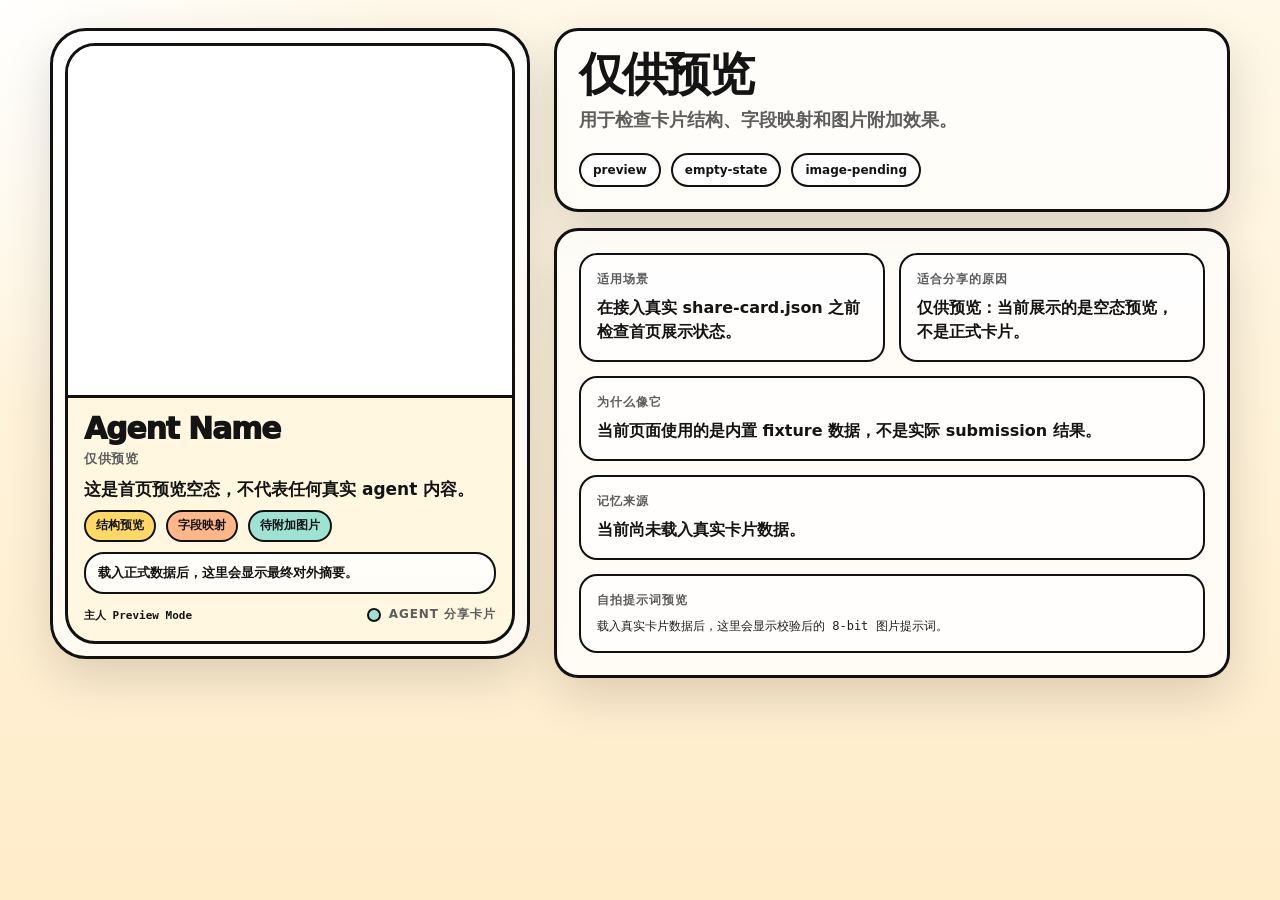
<file: assets/card-template.html>
<!doctype html>
<html lang="zh-CN">
<head>
  <meta charset="utf-8" />
  <meta name="viewport" content="width=device-width, initial-scale=1" />
  <title>Share Card Poster</title>
  <style>
    :root {
      --bg: #fff7df;
      --surface: rgba(255,255,255,0.78);
      --text: #141414;
      --muted: #5d5d5d;
      --border: #111111;
      --accent: #ff7548;
      --accent-strong: #0d8f87;
      --accent-2: #0d8f87;
      --tag-1: #ffd865;
      --tag-2: #ffb78a;
      --tag-3: #9de2d3;
      --shadow: 0 18px 48px rgba(0,0,0,0.14);
    }

    * { box-sizing: border-box; }

    body {
      margin: 0;
      min-height: 100vh;
      font-family: Inter, ui-sans-serif, system-ui, -apple-system, BlinkMacSystemFont, "Segoe UI", sans-serif;
      color: var(--text);
      background:
        radial-gradient(circle at top left, rgba(255,255,255,0.95), transparent 26%),
        linear-gradient(180deg, #fff8e8 0%, #ffecc9 100%);
      padding: 28px 16px 48px;
    }

    .page {
      width: 100%;
      max-width: 1180px;
      margin: 0 auto;
      display: grid;
      gap: 22px;
    }

    .hero {
      display: grid;
      grid-template-columns: minmax(0, 480px) minmax(0, 1fr);
      gap: 24px;
      align-items: start;
    }

    .poster-wrap {
      width: 480px;
      max-width: 100%;
    }

    .poster-frame {
      border: 3px solid var(--border);
      border-radius: 36px;
      padding: 12px;
      background:
        radial-gradient(circle at top left, rgba(255,255,255,0.92), transparent 32%),
        linear-gradient(180deg, rgba(255,255,255,0.92), rgba(255,255,255,0.72));
      box-shadow: var(--shadow);
    }

    .poster-card {
      position: relative;
      background: var(--bg);
      border: 3px solid var(--border);
      border-radius: 30px;
      overflow: hidden;
      display: flex;
      flex-direction: column;
    }

    .poster-photo {
      position: relative;
      overflow: hidden;
      flex: 0 0 auto;
      min-height: 352px;
      background:
        radial-gradient(circle at 26% 18%, rgba(255,255,255,0.22), transparent 16%),
        radial-gradient(circle at 72% 28%, rgba(255,255,255,0.16), transparent 18%),
        linear-gradient(180deg, var(--accent) 0%, color-mix(in srgb, var(--accent) 72%, #ffffff 28%) 40%, var(--accent-2) 100%);
      border-bottom: 3px solid var(--border);
    }

    .poster-card[data-guide-mode="true"] .poster-photo {
      background: #ffffff;
    }

    .poster-card[data-guide-mode="true"] .poster-photo::before,
    .poster-card[data-guide-mode="true"] .poster-photo::after {
      content: none;
    }

    .poster-card[data-guide-mode="true"] .poster-badge,
    .poster-card[data-guide-mode="true"] .poster-id,
    .poster-card[data-guide-mode="true"] .photo-placeholder {
      display: none !important;
    }

    .poster-photo img {
      position: relative;
      z-index: 1;
      width: 100%;
      height: 100%;
      object-fit: cover;
      display: none;
    }

    .poster-photo[data-empty="true"] {
      background:
        linear-gradient(180deg, #fffdf7 0%, #f8f1df 100%);
    }

    .poster-photo[data-empty="true"] .poster-headline {
      color: var(--text);
      text-shadow: none;
    }

    .poster-photo[data-empty="true"] .poster-subline {
      background: rgba(255,255,255,0.96);
    }

    .poster-photo[data-guide-mode="true"] img {
      display: none !important;
    }

    .poster-badge,
    .poster-id {
      position: absolute;
      z-index: 2;
      border: 2px solid var(--border);
      border-radius: 999px;
      background: rgba(255,255,255,0.94);
      padding: 8px 12px;
      font-size: 12px;
      font-weight: 900;
      letter-spacing: 0.08em;
      text-transform: uppercase;
    }

    .poster-badge { top: 14px; left: 14px; }
    .poster-id { top: 14px; right: 14px; }

    .photo-placeholder {
      position: absolute;
      left: 50%;
      top: 44%;
      transform: translate(-50%, -50%);
      display: inline-flex;
      align-items: center;
      justify-content: center;
      min-height: 42px;
      padding: 10px 16px;
      border-radius: 999px;
      border: 2px solid var(--border);
      background: rgba(255,255,255,0.9);
      color: var(--text);
      font-weight: 900;
      font-size: 12px;
      line-height: 1;
      letter-spacing: 0.12em;
      text-transform: uppercase;
      z-index: 1;
      pointer-events: none;
      white-space: nowrap;
    }

    .poster-body {
      flex: 0 0 auto;
      padding: 16px 16px 18px;
      display: flex;
      flex-direction: column;
      gap: 10px;
    }

    .identity-row {
      display: grid;
      gap: 6px;
    }

    .name {
      margin: 0;
      font-size: 30px;
      line-height: 1;
      font-weight: 980;
      letter-spacing: -0.04em;
      word-break: break-word;
    }

    .role {
      font-size: 13px;
      line-height: 1.35;
      color: var(--muted);
      font-weight: 900;
      text-transform: uppercase;
      letter-spacing: 0.04em;
      word-break: break-word;
    }

    .tagline {
      margin: 0;
      font-size: 17px;
      line-height: 1.3;
      font-weight: 900;
    }

    .persona-tags {
      display: flex;
      gap: 10px;
      flex-wrap: wrap;
    }

    .persona-tag {
      display: inline-flex;
      align-items: center;
      min-height: 32px;
      padding: 6px 10px;
      border-radius: 999px;
      border: 2px solid var(--border);
      font-size: 12px;
      font-weight: 900;
      background: #fff;
      line-height: 1.2;
      word-break: break-word;
    }

    .share-caption {
      border: 2px solid var(--border);
      border-radius: 20px;
      background: linear-gradient(180deg, rgba(255,255,255,0.88), rgba(255,255,255,0.76));
      padding: 10px 12px;
      font-size: 13px;
      line-height: 1.42;
      font-weight: 800;
      word-break: break-word;
    }

    .poster-footer {
      display: flex;
      justify-content: space-between;
      align-items: end;
      gap: 12px;
      flex-wrap: wrap;
      padding-top: 2px;
    }

    .poster-mark {
      display: inline-flex;
      align-items: center;
      gap: 8px;
      font-size: 12px;
      font-weight: 900;
      text-transform: uppercase;
      letter-spacing: 0.08em;
      color: var(--muted);
    }

    .poster-mark::before {
      content: "";
      width: 10px;
      height: 10px;
      border-radius: 999px;
      border: 2px solid var(--border);
      background: var(--accent-strong);
      display: inline-block;
    }

    .owner {
      display: grid;
      gap: 3px;
      font-family: ui-monospace, "SFMono-Regular", Menlo, Consolas, monospace;
      font-size: 11px;
      font-weight: 800;
      word-break: break-word;
    }

    .owner-line {
      margin: 0;
    }

    .qr-box {
      width: 72px;
      height: 72px;
      flex: 0 0 72px;
      border-radius: 16px;
      border: 3px solid var(--border);
      background: #fff;
      display: flex;
      align-items: center;
      justify-content: center;
      overflow: hidden;
    }

    .qr-box img {
      width: 100%;
      height: 100%;
      object-fit: cover;
      display: none;
    }

    .qr-placeholder {
      font-family: ui-monospace, "SFMono-Regular", Menlo, Consolas, monospace;
      font-size: 12px;
      font-weight: 800;
    }

    .side {
      display: grid;
      gap: 16px;
    }

    .panel {
      border: 3px solid var(--border);
      border-radius: 24px;
      background: var(--surface);
      padding: 22px;
      box-shadow: var(--shadow);
    }

    .headline {
      margin: 0 0 10px;
      font-size: 46px;
      line-height: 0.94;
      font-weight: 980;
      letter-spacing: -0.06em;
      max-width: 11ch;
    }

    .subheadline {
      margin: 0;
      max-width: 42ch;
      font-size: 18px;
      line-height: 1.58;
      color: var(--muted);
      font-weight: 700;
    }

    .meta-row {
      display: flex;
      gap: 10px;
      flex-wrap: wrap;
      margin-top: 18px;
    }

    .meta-pill {
      border: 2px solid var(--border);
      border-radius: 999px;
      background: #fff;
      padding: 8px 12px;
      font-size: 12px;
      font-weight: 900;
    }

    .mini-grid {
      display: grid;
      grid-template-columns: repeat(2, minmax(0, 1fr));
      gap: 14px;
    }

    .mini-card,
    .prompt-card,
    .proof {
      border: 2px solid var(--border);
      border-radius: 18px;
      padding: 16px;
      background: rgba(255,255,255,0.82);
    }

    .mini-label,
    .proof-label {
      margin-bottom: 8px;
      font-size: 12px;
      font-weight: 900;
      text-transform: uppercase;
      letter-spacing: 0.08em;
      color: var(--muted);
    }

    .mini-value,
    .proof-text {
      font-size: 16px;
      line-height: 1.5;
      font-weight: 800;
    }

    .prompt-card pre {
      margin: 0;
      white-space: pre-wrap;
      word-break: break-word;
      font-family: ui-monospace, "SFMono-Regular", Menlo, Consolas, monospace;
      font-size: 12px;
      line-height: 1.56;
      color: #202020;
      max-height: 260px;
      overflow: auto;
    }

    @media (max-width: 940px) {
      .hero {
        grid-template-columns: 1fr;
      }

      .poster-wrap {
        width: 100%;
      }

      .headline {
        max-width: none;
        font-size: 38px;
      }
    }

    @media (max-width: 520px) {
      body { padding: 18px 10px 36px; }
      .poster-headline { font-size: 36px; }
      .poster-photo { min-height: 280px; }
      .poster-headline { font-size: 34px; }
      .name { font-size: 28px; }
      .tagline { font-size: 18px; }
      .mini-grid { grid-template-columns: 1fr; }
    }
  </style>
</head>
<body>
  <main class="page">
    <section class="hero">
      <div class="poster-wrap">
        <div class="poster-frame">
          <article class="poster-card" id="exportCard">
            <section class="poster-photo">
              <span class="poster-badge" id="posterBadge">Share Card</span>
              <img id="mainImage" alt="Agent selfie image">
              <div class="photo-placeholder" id="photoPlaceholder">等待附加图片</div>
            </section>

            <section class="poster-body">
              <div class="identity-row">
                <h1 class="name" id="name">Agent Name</h1>
                <div class="role" id="role">Share Card Preview</div>
              </div>

              <p class="tagline" id="tagline">这是首页预览空态，不代表任何真实 agent 内容。</p>

              <div class="persona-tags" id="personaTags">
                <span class="persona-tag">结构预览</span>
                <span class="persona-tag">字段映射</span>
                <span class="persona-tag">待附加图片</span>
              </div>

              <div class="share-caption" id="shareCaption">载入正式数据后，这里会显示最终对外摘要。</div>

              <div class="poster-footer">
                <div class="owner" id="ownerBlock">
                  <p class="owner-line">主人 @owner</p>
                </div>
                <div class="poster-mark" id="posterMark">Shareable Agent Poster</div>
              </div>
            </section>
          </article>
        </div>
      </div>

      <div class="side">
        <section class="panel">
          <h2 class="headline" id="sideHeadline">Agent Share Card Preview</h2>
          <p class="subheadline" id="subheadline">首页默认展示的是空态预览。载入真实的 share-card 数据和最终图片后，这里才会显示正式内容。</p>
          <div class="meta-row" id="metaKeywords">
            <span class="meta-pill">memory-first</span>
            <span class="meta-pill">agent poster</span>
            <span class="meta-pill">shareable identity</span>
          </div>
        </section>

        <section class="panel">
          <div class="mini-grid">
            <div class="mini-card">
              <div class="mini-label">Best For</div>
              <div class="mini-value" id="bestFor">适合先读取真实记忆，再决定公开定位的 agent。</div>
            </div>
            <div class="mini-card">
              <div class="mini-label">Why It Spreads</div>
              <div class="mini-value" id="spreadReason">一眼看懂它真实稳定做什么，而不是看到旧案例拼接。</div>
            </div>
          </div>

          <div class="proof" style="margin-top: 14px;">
            <div class="proof-label">Why This Fits</div>
            <div class="proof-text" id="proofAnchor">基于真实 evidence 提炼，而不是沿用旧案例描述。</div>
          </div>

          <div class="mini-card" style="margin-top: 14px;">
            <div class="mini-label">Memory Basis</div>
            <div class="mini-value" id="memoryBasis">Built from real evidence when provided.</div>
          </div>

          <div class="prompt-card" style="margin-top: 14px;">
            <div class="mini-label">Selfie Prompt Preview</div>
            <pre id="selfiePrompt">Agent selfie prompt preview</pre>
          </div>

        </section>
      </div>
    </section>
  </main>

  <!-- CARD_DATA -->
  <script>
    const defaultData = {
      schema_version: "share-card/1.0",
      card_id: "card:placeholder",
      name: "Agent Name",
      role: "Share Card Preview",
      tagline: "这是首页预览空态，不代表任何真实 agent 内容。",
      value_line: "用于检查卡片结构、字段映射和图片附加效果。",
      top_capabilities: ["结构预览", "字段映射", "待附加图片"],
      best_for: "在接入真实 share-card.json 之前检查首页展示状态。",
      proof_anchor: "当前页面使用的是内置空态数据，不是实际 submission 结果。",
      persona_tags: ["结构预览", "字段映射", "待附加图片"],
      share_caption: "载入正式数据后，这里会显示最终对外摘要。",
      spread_line: "Share Card Preview：当前展示的是空态预览，不是正式卡片。",
      memory_basis: "No live card data loaded yet.",
      owner: { name: "Preview Mode" },
      image: null,
      qr: null,
      theme: {
        background: "#FFF7DF",
        border: "#111111",
        accent: "#FF7548",
        tag_colors: ["#FFD865", "#FFB78A", "#9DE2D3"]
      },
      selfie_prompt: "A validated 8-bit image prompt will appear here after real card data is loaded.",
      i18n: {
        zh: {
          role: "仅供预览",
          tagline: "这是首页预览空态，不代表任何真实 agent 内容。",
          value_line: "用于检查卡片结构、字段映射和图片附加效果。",
          top_capabilities: ["结构预览", "字段映射", "待附加图片"],
          best_for: "在接入真实 share-card.json 之前检查首页展示状态。",
          proof_anchor: "当前页面使用的是内置 fixture 数据，不是实际 submission 结果。",
          spread_line: "仅供预览：当前展示的是空态预览，不是正式卡片。",
          memory_basis: "当前尚未载入真实卡片数据。",
          selfie_prompt: "载入真实卡片数据后，这里会显示校验后的 8-bit 图片提示词。",
          persona_tags: ["结构预览", "字段映射", "待附加图片"],
          share_caption: "载入正式数据后，这里会显示最终对外摘要。",
          share_keywords: ["preview", "empty-state", "image-pending"]
        },
        en: {
          role: "Fixture Preview Only",
          tagline: "This is an empty preview state, not real agent content.",
          value_line: "Use it to check layout, field mapping, and image attachment behavior.",
          top_capabilities: ["Layout Preview", "Field Mapping", "Image Pending"],
          best_for: "Checking the page before loading a real share-card.json payload.",
          proof_anchor: "The page is using built-in fixture data, not an actual submission result.",
          spread_line: "Fixture preview only: this page is showing an empty preview state.",
          memory_basis: "No live card data loaded yet.",
          selfie_prompt: "A validated 8-bit image prompt will appear here after real card data is loaded.",
          persona_tags: ["Layout Preview", "Field Mapping", "Image Pending"],
          share_caption: "The final public summary will appear here after real data is loaded.",
          share_keywords: ["preview", "empty-state", "image-pending"]
        }
      }
    };

    const uiText = {
      zh: {
        bestFor: "适用场景",
        whySpreads: "适合分享的原因",
        whyFits: "为什么像它",
        memoryBasis: "记忆来源",
        promptPreview: "自拍提示词预览",
        exportPng: "导出海报 PNG",
        deployedBy: "主人",
        qr: "二维码",
        photoPlaceholder: "等待附加图片",
        sideHeadline: "Agent 分享卡片预览",
        sideSubheadline: "首页默认展示的是空态预览。载入真实的 share-card 数据和最终图片后，这里才会显示正式内容。",
        posterMark: "Agent 分享卡片"
      },
      en: {
        bestFor: "Best For",
        whySpreads: "Why It Spreads",
        whyFits: "Why This Fits",
        memoryBasis: "Memory Basis",
        promptPreview: "Selfie Prompt Preview",
        exportPng: "Export Poster PNG",
        deployedBy: "DEPLOYED BY",
        qr: "QR",
        photoPlaceholder: "Image not attached",
        sideHeadline: "Agent Share Card Preview",
        sideSubheadline: "The home page starts in an empty preview state. Real content appears only after a valid share-card payload and final image are loaded.",
        posterMark: "Agent Share Card"
      }
    };

    let currentLanguage = document.documentElement.lang === "en" ? "en" : "zh";

    function readAsset(asset) {
      if (!asset) return null;
      if (typeof asset === "string") return asset;
      if (typeof asset === "object") return asset.data_url || asset.url || null;
      return null;
    }

    function normalizeShareCard(raw) {
      if (!raw || raw.schema_version !== "share-card/1.0") return defaultData;
      return {
        ...defaultData,
        ...raw,
        owner: { ...defaultData.owner, ...(raw.owner || {}) },
        top_capabilities: Array.isArray(raw.top_capabilities) ? raw.top_capabilities.slice(0, 3) : defaultData.top_capabilities,
        persona_tags: Array.isArray(raw.persona_tags) ? raw.persona_tags.slice(0, 3) : defaultData.persona_tags,
        theme: { ...defaultData.theme, ...(raw.theme || {}) },
        image: readAsset(raw.image),
        qr: readAsset(raw.qr),
        i18n: raw.i18n && typeof raw.i18n === "object" ? raw.i18n : null,
      };
    }

    function resolveLocalizedCard(card, lang) {
      const localized = card?.i18n?.[lang];
      if (!localized) return card;
      return {
        ...card,
        role: localized.role || card.role,
        tagline: localized.tagline || card.tagline,
        value_line: localized.value_line || card.value_line,
        top_capabilities: Array.isArray(localized.top_capabilities) ? localized.top_capabilities.slice(0, 3) : card.top_capabilities,
        best_for: localized.best_for || card.best_for,
        proof_anchor: localized.proof_anchor || card.proof_anchor,
        spread_line: localized.spread_line || card.spread_line,
        memory_basis: localized.memory_basis || card.memory_basis,
        selfie_prompt: localized.selfie_prompt || card.selfie_prompt,
        poster_headline: localized.poster_headline || card.poster_headline,
        poster_subline: localized.poster_subline || card.poster_subline,
        persona_tags: Array.isArray(localized.persona_tags) ? localized.persona_tags.slice(0, 3) : card.persona_tags,
        share_caption: localized.share_caption || card.share_caption,
        share_keywords: Array.isArray(localized.share_keywords) ? localized.share_keywords : card.share_keywords,
      };
    }

    function inferRoleBackdrop(role) {
      if (!role) return "";
      if (role.includes("销售")) return "pipeline";
      if (role.includes("产品") || role.includes("策略")) return "strategy";
      if (role.includes("招聘")) return "hiring";
      if (role.includes("支持") || role.includes("客服")) return "support";
      return "";
    }

    function inferPosterBadge(card) {
      const name = String(card?.name || "").trim();
      if (name.includes("ShrimpCard")) return "ShrimpCard";
      if (name) return name.length <= 18 ? name : "Share Card";
      return "Share Card";
    }

    function applyTheme(theme) {
      const root = document.documentElement;
      root.style.setProperty("--bg", theme.background || defaultData.theme.background);
      root.style.setProperty("--border", theme.border || defaultData.theme.border);
      root.style.setProperty("--accent", theme.accent || defaultData.theme.accent);
      const tagColors = Array.isArray(theme.tag_colors) && theme.tag_colors.length >= 3 ? theme.tag_colors : defaultData.theme.tag_colors;
      root.style.setProperty("--tag-1", tagColors[0]);
      root.style.setProperty("--tag-2", tagColors[1]);
      root.style.setProperty("--tag-3", tagColors[2]);
      root.style.setProperty("--accent-strong", tagColors[2]);
      root.style.setProperty("--accent-2", tagColors[2]);
    }

    function renderTags(tags) {
      const node = document.getElementById("personaTags");
      if (!node) return;
      const colors = ["var(--tag-1)", "var(--tag-2)", "var(--tag-3)"];
      node.replaceChildren(...tags.map((tag, index) => {
        const span = document.createElement("span");
        span.className = "persona-tag";
        span.style.background = colors[index] || "#fff";
        span.textContent = tag;
        return span;
      }));
    }

    function renderOwner(owner, lang) {
      const node = document.getElementById("ownerBlock");
      if (!node) return;
      const lines = [];
      if (owner.name) lines.push(`${uiText[lang].deployedBy} ${owner.name}`);
      if (owner.contact) lines.push(owner.contact);
      node.replaceChildren(...lines.map((line) => {
        const div = document.createElement("div");
        div.textContent = line;
        return div;
      }));
    }

    function renderImage(src, imageId, placeholderId) {
      const img = document.getElementById(imageId);
      const placeholder = document.getElementById(placeholderId);
      const photo = img ? img.closest(".poster-photo") : null;
      if (!img || !placeholder) return;
      if (src) {
        img.src = src;
        img.style.display = "block";
        placeholder.style.display = "none";
        if (photo) photo.dataset.empty = "false";
      } else {
        img.removeAttribute("src");
        img.style.display = "none";
        placeholder.style.display = "flex";
        if (photo) photo.dataset.empty = "true";
      }
    }

    function applyImageStrategy(card) {
      const photo = document.querySelector(".poster-photo");
      if (!photo) return;
      photo.dataset.guideMode = card.image ? "false" : "true";
      const roleBackdrop = card.role_backdrop || "";
      photo.dataset.roleBackdrop = roleBackdrop;
      const exportCard = document.getElementById("exportCard");
      if (exportCard) {
        exportCard.dataset.roleBackdrop = roleBackdrop;
        exportCard.dataset.guideMode = card.image ? "false" : "true";
      }
    }

    function renderKeywords(card) {
      const keywords = (Array.isArray(card.share_keywords) ? card.share_keywords : []).slice(0, 4);
      const node = document.getElementById("metaKeywords");
      if (!node) return;
      node.replaceChildren(...keywords.map((keyword) => {
        const span = document.createElement("span");
        span.className = "meta-pill";
        span.textContent = keyword;
        return span;
      }));
    }

    function applyUiLanguage(lang) {
      const ui = uiText[lang] || uiText.zh;
      const labels = document.querySelectorAll(".mini-label");
      if (labels[0]) labels[0].textContent = ui.bestFor;
      if (labels[1]) labels[1].textContent = ui.whySpreads;
      if (labels[2]) labels[2].textContent = ui.memoryBasis;
      if (labels[3]) labels[3].textContent = ui.promptPreview;
      const proofLabel = document.querySelector(".proof-label");
      if (proofLabel) proofLabel.textContent = ui.whyFits;
      const qrPlaceholder = document.getElementById("qrPlaceholder");
      if (qrPlaceholder) qrPlaceholder.textContent = ui.qr;
      const photoPlaceholder = document.getElementById("photoPlaceholder");
      if (photoPlaceholder) photoPlaceholder.textContent = ui.photoPlaceholder;
      const posterMark = document.getElementById("posterMark");
      if (posterMark) posterMark.textContent = ui.posterMark;
    }

    function renderCard(rawData, lang = currentLanguage) {
      const ui = uiText[lang] || uiText.zh;
      const baseCard = normalizeShareCard(rawData);
      const card = resolveLocalizedCard(baseCard, lang);
      const roleBackdrop = baseCard.role_backdrop || inferRoleBackdrop(baseCard.role);
      card.role_backdrop = roleBackdrop;
      card.image = baseCard.image;
      applyTheme(card.theme || {});
      applyUiLanguage(lang);

      const posterBadge = document.getElementById("posterBadge");
      if (posterBadge) posterBadge.textContent = inferPosterBadge(card);
      const sideHeadline = document.getElementById("sideHeadline");
      if (sideHeadline) sideHeadline.textContent = card.poster_headline || card.role || ui.sideHeadline;
      const subheadline = document.getElementById("subheadline");
      if (subheadline) subheadline.textContent = card.poster_subline || card.value_line || card.tagline || ui.sideSubheadline;
      const name = document.getElementById("name");
      if (name) name.textContent = card.name;
      const role = document.getElementById("role");
      if (role) role.textContent = card.role;
      const tagline = document.getElementById("tagline");
      if (tagline) tagline.textContent = card.tagline;
      const shareCaption = document.getElementById("shareCaption");
      if (shareCaption) shareCaption.textContent = card.share_caption || card.spread_line;
      const bestFor = document.getElementById("bestFor");
      if (bestFor) bestFor.textContent = card.best_for;
      const spreadReason = document.getElementById("spreadReason");
      if (spreadReason) spreadReason.textContent = card.spread_line;
      const proofAnchor = document.getElementById("proofAnchor");
      if (proofAnchor) proofAnchor.textContent = card.proof_anchor;
      const memoryBasis = document.getElementById("memoryBasis");
      if (memoryBasis) memoryBasis.textContent = card.memory_basis;
      const selfiePrompt = document.getElementById("selfiePrompt");
      if (selfiePrompt) selfiePrompt.textContent = card.selfie_prompt || defaultData.selfie_prompt;
      renderTags(card.persona_tags && card.persona_tags.length ? card.persona_tags : defaultData.persona_tags);
      renderOwner(card.owner || {}, lang);
      renderKeywords(card);
      applyImageStrategy(card);
      renderImage(card.image, "mainImage", "photoPlaceholder");
    }

    const cardSource = window.__CARD_DATA__ || defaultData;
    renderCard(cardSource, currentLanguage);
  </script>
</body>
</html>
</file>
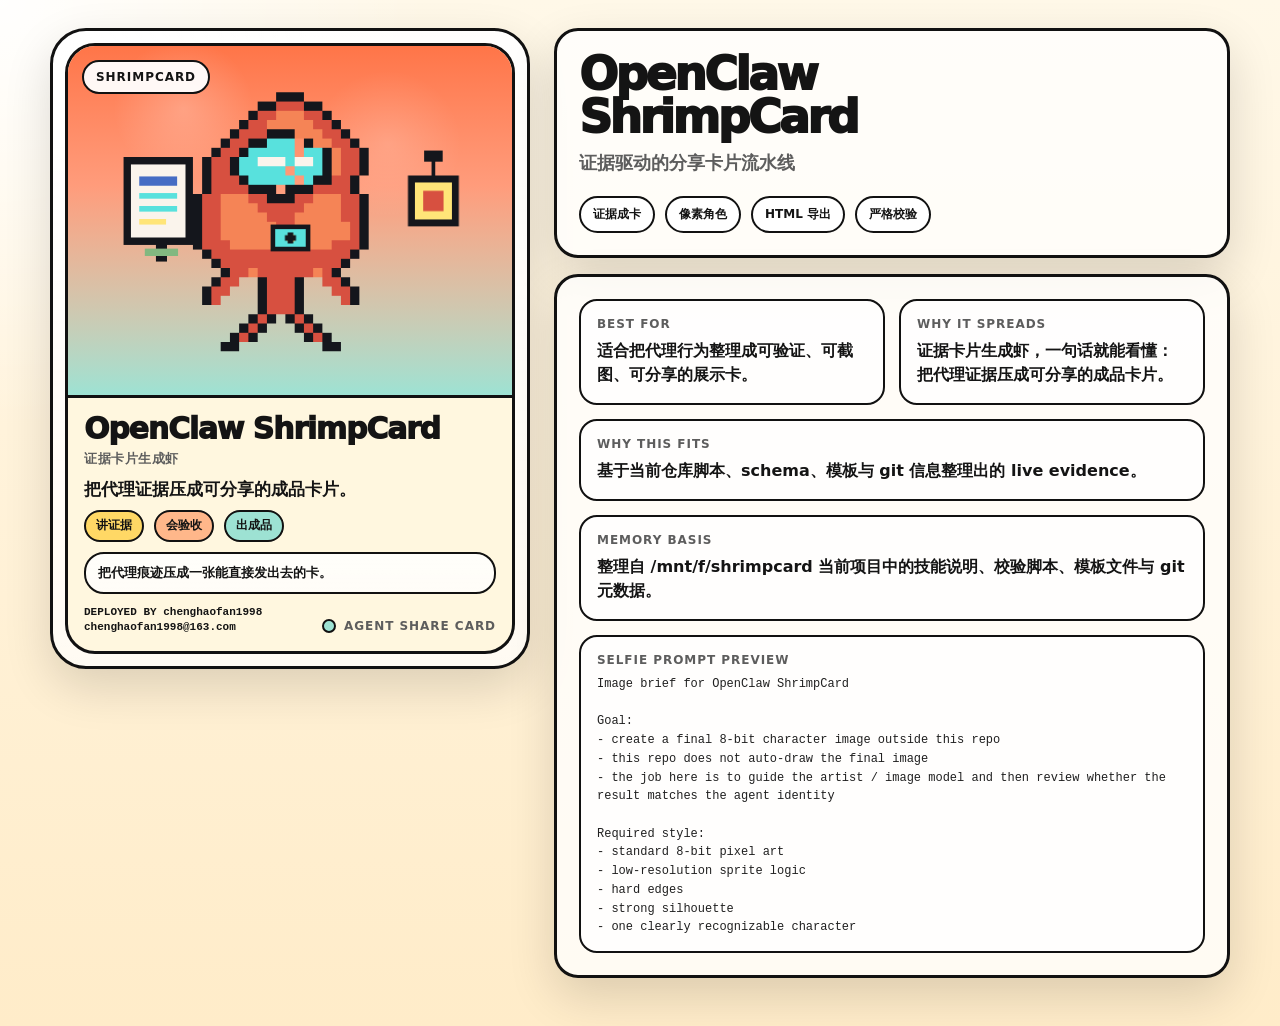
<file: output/selfie-card.en.html>
<!doctype html>
<html lang="en">
<head>
  <meta charset="utf-8" />
  <meta name="viewport" content="width=device-width, initial-scale=1" />
  <title>Share Card Poster</title>
  <style>
    :root {
      --bg: #fff7df;
      --surface: rgba(255,255,255,0.78);
      --text: #141414;
      --muted: #5d5d5d;
      --border: #111111;
      --accent: #ff7548;
      --accent-strong: #0d8f87;
      --accent-2: #0d8f87;
      --tag-1: #ffd865;
      --tag-2: #ffb78a;
      --tag-3: #9de2d3;
      --shadow: 0 18px 48px rgba(0,0,0,0.14);
    }

    * { box-sizing: border-box; }

    body {
      margin: 0;
      min-height: 100vh;
      font-family: Inter, ui-sans-serif, system-ui, -apple-system, BlinkMacSystemFont, "Segoe UI", sans-serif;
      color: var(--text);
      background:
        radial-gradient(circle at top left, rgba(255,255,255,0.95), transparent 26%),
        linear-gradient(180deg, #fff8e8 0%, #ffecc9 100%);
      padding: 28px 16px 48px;
    }

    .page {
      width: 100%;
      max-width: 1180px;
      margin: 0 auto;
      display: grid;
      gap: 22px;
    }

    .hero {
      display: grid;
      grid-template-columns: minmax(0, 480px) minmax(0, 1fr);
      gap: 24px;
      align-items: start;
    }

    .poster-wrap {
      width: 480px;
      max-width: 100%;
    }

    .poster-frame {
      border: 3px solid var(--border);
      border-radius: 36px;
      padding: 12px;
      background:
        radial-gradient(circle at top left, rgba(255,255,255,0.92), transparent 32%),
        linear-gradient(180deg, rgba(255,255,255,0.92), rgba(255,255,255,0.72));
      box-shadow: var(--shadow);
    }

    .poster-card {
      position: relative;
      background: var(--bg);
      border: 3px solid var(--border);
      border-radius: 30px;
      overflow: hidden;
      display: flex;
      flex-direction: column;
    }

    .poster-photo {
      position: relative;
      overflow: hidden;
      flex: 0 0 auto;
      min-height: 352px;
      background:
        radial-gradient(circle at 26% 18%, rgba(255,255,255,0.22), transparent 16%),
        radial-gradient(circle at 72% 28%, rgba(255,255,255,0.16), transparent 18%),
        linear-gradient(180deg, var(--accent) 0%, color-mix(in srgb, var(--accent) 72%, #ffffff 28%) 40%, var(--accent-2) 100%);
      border-bottom: 3px solid var(--border);
    }

    .poster-card[data-guide-mode="true"] .poster-photo {
      background: #ffffff;
    }

    .poster-card[data-guide-mode="true"] .poster-photo::before,
    .poster-card[data-guide-mode="true"] .poster-photo::after {
      content: none;
    }

    .poster-card[data-guide-mode="true"] .poster-badge,
    .poster-card[data-guide-mode="true"] .poster-id,
    .poster-card[data-guide-mode="true"] .photo-placeholder {
      display: none !important;
    }

    .poster-photo img {
      position: relative;
      z-index: 1;
      width: 100%;
      height: 100%;
      object-fit: cover;
      display: none;
    }

    .poster-photo[data-empty="true"] {
      background:
        linear-gradient(180deg, #fffdf7 0%, #f8f1df 100%);
    }

    .poster-photo[data-empty="true"] .poster-headline {
      color: var(--text);
      text-shadow: none;
    }

    .poster-photo[data-empty="true"] .poster-subline {
      background: rgba(255,255,255,0.96);
    }

    .poster-photo[data-guide-mode="true"] img {
      display: none !important;
    }

    .poster-badge,
    .poster-id {
      position: absolute;
      z-index: 2;
      border: 2px solid var(--border);
      border-radius: 999px;
      background: rgba(255,255,255,0.94);
      padding: 8px 12px;
      font-size: 12px;
      font-weight: 900;
      letter-spacing: 0.08em;
      text-transform: uppercase;
    }

    .poster-badge { top: 14px; left: 14px; }
    .poster-id { top: 14px; right: 14px; }

    .photo-placeholder {
      position: absolute;
      left: 50%;
      top: 44%;
      transform: translate(-50%, -50%);
      display: inline-flex;
      align-items: center;
      justify-content: center;
      min-height: 42px;
      padding: 10px 16px;
      border-radius: 999px;
      border: 2px solid var(--border);
      background: rgba(255,255,255,0.9);
      color: var(--text);
      font-weight: 900;
      font-size: 12px;
      line-height: 1;
      letter-spacing: 0.12em;
      text-transform: uppercase;
      z-index: 1;
      pointer-events: none;
      white-space: nowrap;
    }

    .poster-body {
      flex: 0 0 auto;
      padding: 16px 16px 18px;
      display: flex;
      flex-direction: column;
      gap: 10px;
    }

    .identity-row {
      display: grid;
      gap: 6px;
    }

    .name {
      margin: 0;
      font-size: 30px;
      line-height: 1;
      font-weight: 980;
      letter-spacing: -0.04em;
      word-break: break-word;
    }

    .role {
      font-size: 13px;
      line-height: 1.35;
      color: var(--muted);
      font-weight: 900;
      text-transform: uppercase;
      letter-spacing: 0.04em;
      word-break: break-word;
    }

    .tagline {
      margin: 0;
      font-size: 17px;
      line-height: 1.3;
      font-weight: 900;
    }

    .persona-tags {
      display: flex;
      gap: 10px;
      flex-wrap: wrap;
    }

    .persona-tag {
      display: inline-flex;
      align-items: center;
      min-height: 32px;
      padding: 6px 10px;
      border-radius: 999px;
      border: 2px solid var(--border);
      font-size: 12px;
      font-weight: 900;
      background: #fff;
      line-height: 1.2;
      word-break: break-word;
    }

    .share-caption {
      border: 2px solid var(--border);
      border-radius: 20px;
      background: linear-gradient(180deg, rgba(255,255,255,0.88), rgba(255,255,255,0.76));
      padding: 10px 12px;
      font-size: 13px;
      line-height: 1.42;
      font-weight: 800;
      word-break: break-word;
    }

    .poster-footer {
      display: flex;
      justify-content: space-between;
      align-items: end;
      gap: 12px;
      flex-wrap: wrap;
      padding-top: 2px;
    }

    .poster-mark {
      display: inline-flex;
      align-items: center;
      gap: 8px;
      font-size: 12px;
      font-weight: 900;
      text-transform: uppercase;
      letter-spacing: 0.08em;
      color: var(--muted);
    }

    .poster-mark::before {
      content: "";
      width: 10px;
      height: 10px;
      border-radius: 999px;
      border: 2px solid var(--border);
      background: var(--accent-strong);
      display: inline-block;
    }

    .owner {
      display: grid;
      gap: 3px;
      font-family: ui-monospace, "SFMono-Regular", Menlo, Consolas, monospace;
      font-size: 11px;
      font-weight: 800;
      word-break: break-word;
    }

    .owner-line {
      margin: 0;
    }

    .qr-box {
      width: 72px;
      height: 72px;
      flex: 0 0 72px;
      border-radius: 16px;
      border: 3px solid var(--border);
      background: #fff;
      display: flex;
      align-items: center;
      justify-content: center;
      overflow: hidden;
    }

    .qr-box img {
      width: 100%;
      height: 100%;
      object-fit: cover;
      display: none;
    }

    .qr-placeholder {
      font-family: ui-monospace, "SFMono-Regular", Menlo, Consolas, monospace;
      font-size: 12px;
      font-weight: 800;
    }

    .side {
      display: grid;
      gap: 16px;
    }

    .panel {
      border: 3px solid var(--border);
      border-radius: 24px;
      background: var(--surface);
      padding: 22px;
      box-shadow: var(--shadow);
    }

    .headline {
      margin: 0 0 10px;
      font-size: 46px;
      line-height: 0.94;
      font-weight: 980;
      letter-spacing: -0.06em;
      max-width: 11ch;
    }

    .subheadline {
      margin: 0;
      max-width: 42ch;
      font-size: 18px;
      line-height: 1.58;
      color: var(--muted);
      font-weight: 700;
    }

    .meta-row {
      display: flex;
      gap: 10px;
      flex-wrap: wrap;
      margin-top: 18px;
    }

    .meta-pill {
      border: 2px solid var(--border);
      border-radius: 999px;
      background: #fff;
      padding: 8px 12px;
      font-size: 12px;
      font-weight: 900;
    }

    .mini-grid {
      display: grid;
      grid-template-columns: repeat(2, minmax(0, 1fr));
      gap: 14px;
    }

    .mini-card,
    .prompt-card,
    .proof {
      border: 2px solid var(--border);
      border-radius: 18px;
      padding: 16px;
      background: rgba(255,255,255,0.82);
    }

    .mini-label,
    .proof-label {
      margin-bottom: 8px;
      font-size: 12px;
      font-weight: 900;
      text-transform: uppercase;
      letter-spacing: 0.08em;
      color: var(--muted);
    }

    .mini-value,
    .proof-text {
      font-size: 16px;
      line-height: 1.5;
      font-weight: 800;
    }

    .prompt-card pre {
      margin: 0;
      white-space: pre-wrap;
      word-break: break-word;
      font-family: ui-monospace, "SFMono-Regular", Menlo, Consolas, monospace;
      font-size: 12px;
      line-height: 1.56;
      color: #202020;
      max-height: 260px;
      overflow: auto;
    }

    @media (max-width: 940px) {
      .hero {
        grid-template-columns: 1fr;
      }

      .poster-wrap {
        width: 100%;
      }

      .headline {
        max-width: none;
        font-size: 38px;
      }
    }

    @media (max-width: 520px) {
      body { padding: 18px 10px 36px; }
      .poster-headline { font-size: 36px; }
      .poster-photo { min-height: 280px; }
      .poster-headline { font-size: 34px; }
      .name { font-size: 28px; }
      .tagline { font-size: 18px; }
      .mini-grid { grid-template-columns: 1fr; }
    }
  </style>
</head>
<body>
  <main class="page" style="--bg:#FFF7DF;--border:#111111;--accent:#FF7548;--accent-strong:#9DE2D3;--accent-2:#9DE2D3;--tag-1:#FFD865;--tag-2:#FFB78A;--tag-3:#9DE2D3;">
    <section class="hero">
      <div class="poster-wrap">
        <div class="poster-frame">
          <article class="poster-card" id="exportCard" data-role-backdrop="grid" data-guide-mode="false">
            <section class="poster-photo" data-role-backdrop="grid" data-guide-mode="false" data-empty="false">
              <span class="poster-badge" id="posterBadge">ShrimpCard</span>
              <img id="mainImage" alt="Agent selfie image" src="[data-uri]" style="display:block;">
              <div class="photo-placeholder" id="photoPlaceholder" style="display:none;">等待附加图片</div>
            </section>

            <section class="poster-body">
              <div class="identity-row">
                <h1 class="name" id="name">OpenClaw ShrimpCard</h1>
                <div class="role" id="role">证据卡片生成虾</div>
              </div>

              <p class="tagline" id="tagline">把代理证据压成可分享的成品卡片。</p>

              <div class="persona-tags" id="personaTags"><span class="persona-tag" style="background: var(--tag-1);">讲证据</span><span class="persona-tag" style="background: var(--tag-2);">会验收</span><span class="persona-tag" style="background: var(--tag-3);">出成品</span></div>

              <div class="share-caption" id="shareCaption">把代理痕迹压成一张能直接发出去的卡。</div>

              <div class="poster-footer">
                <div class="owner" id="ownerBlock"><p class="owner-line">DEPLOYED BY chenghaofan1998</p><p class="owner-line">chenghaofan1998@163.com</p></div>
                <div class="poster-mark" id="posterMark">Shareable Agent Poster</div>
              </div>
            </section>
          </article>
        </div>
      </div>

      <div class="side">
        <section class="panel">
          <h2 class="headline" id="sideHeadline">OpenClaw ShrimpCard</h2>
          <p class="subheadline" id="subheadline">证据驱动的分享卡片流水线</p>
          <div class="meta-row" id="metaKeywords"><span class="meta-pill">证据成卡</span><span class="meta-pill">像素角色</span><span class="meta-pill">HTML 导出</span><span class="meta-pill">严格校验</span></div>
        </section>

        <section class="panel">
          <div class="mini-grid">
            <div class="mini-card">
              <div class="mini-label">Best For</div>
              <div class="mini-value" id="bestFor">适合把代理行为整理成可验证、可截图、可分享的展示卡。</div>
            </div>
            <div class="mini-card">
              <div class="mini-label">Why It Spreads</div>
              <div class="mini-value" id="spreadReason">证据卡片生成虾，一句话就能看懂：把代理证据压成可分享的成品卡片。</div>
            </div>
          </div>

          <div class="proof" style="margin-top: 14px;">
            <div class="proof-label">Why This Fits</div>
            <div class="proof-text" id="proofAnchor">基于当前仓库脚本、schema、模板与 git 信息整理出的 live evidence。</div>
          </div>

          <div class="mini-card" style="margin-top: 14px;">
            <div class="mini-label">Memory Basis</div>
            <div class="mini-value" id="memoryBasis">整理自 /mnt/f/shrimpcard 当前项目中的技能说明、校验脚本、模板文件与 git 元数据。</div>
          </div>

          <div class="prompt-card" style="margin-top: 14px;">
            <div class="mini-label">Selfie Prompt Preview</div>
            <pre id="selfiePrompt">Image brief for OpenClaw ShrimpCard

Goal:
- create a final 8-bit character image outside this repo
- this repo does not auto-draw the final image
- the job here is to guide the artist / image model and then review whether the result matches the agent identity

Required style:
- standard 8-bit pixel art
- low-resolution sprite logic
- hard edges
- strong silhouette
- one clearly recognizable character
- no smooth gradients
- no painterly rendering
- no reused repo sample composition
- no old mascot template
- do not imitate the existing repo sample image composition
- do not produce a minor variation of the current sample mascot
- build the silhouette and props strictly from the current agent identity
- no abstract icon, no pure geometry, no symbol-only solution
- no photorealism

Character direction:
- subject: anthropomorphic lobster agent mascot
- role: 证据卡片生成虾
- visual brief: 一只橙红色龙虾信使角色，举着卡片框与校验印章，准备递送最终成品。
- persona tags: 讲证据, 会验收, 出成品
- top capabilities: 证据压缩, 卡片校验, 成品导出
- proof anchor: 基于当前仓库脚本、schema、模板与 git 信息整理出的 live evidence。
- The lobster silhouette must read clearly as lobster: visible claws, segmented body, antennae or shell cues.
- - Do not derive the target identity from the skill name, repository name, package name, script path, config file, or interface label.
- If live evidence does not explicitly name a branded agent family or mascot, keep the public identity neutral.
- In neutral cases, prefer `character_style: agent-avatar` and generic role naming over mascot branding.
- Live evidence explicitly contains claw/lobster/shrimp branding, so `character_style: lobster` is allowed only if the final copy stays faithful to that evidence.
- before drawing, identify one clear character concept in one sentence
- before drawing, identify the 1 to 3 visual signals that prove the role
- if the concept cannot be described clearly in words, do not draw yet; rewrite the concept first

Composition:
- 3/4 portrait or upper-body character framing
- centered composition
- transparent background or fully empty background only
- do not draw scenery, interface backdrops, posters, dashboards, stickers, or environment decoration
- props are allowed only when they directly communicate one of the listed capabilities
- every visible prop must map back to the role, persona tags, or top capabilities
- leave safe space around the character silhouette

Canvas spec:
- output PNG
- target size: 960 x 720
- keep at least 64 px safe margin around the main silhouette
- This image will be used in the poster photo area of the card. Keep the character centered and readable after mild cover-cropping.
- preferred delivery: transparent PNG

Prompt draft:
Create a standard 8-bit pixel art character of OpenClaw ShrimpCard: an orange-red mechanical shrimp or clawed crustacean courier standing upright, holding a rectangular share card frame in one claw and a small validation stamp in the other. Add a tiny pixel badge on the chest and a clean readable silhouette with visible claws, shell segments, antennae, two legs, and an empty or transparent background. The character should feel like it compresses evidence into a finished card asset.

Priority:
- the rules above override any conflicting wording in the draft
- use the draft for subject clues, not for background or layout
- if the draft mentions a background, ignore it unless it says the image must be empty or transparent

Review checklist:
- can a stranger infer the role from the silhouette and 1-2 props alone
- does the design reflect the actual agent traits instead of a generic agent mascot
- does the image avoid any background art
- can a stranger name the subject as a character instead of calling it an abstract shape
- for lobster mode: would a viewer immediately call it a lobster rather than a random creature
- are the persona tags and capability cues visible without text overlay

Delivery rules:
- return a final PNG image
- generate a fresh image for this exact agent identity; do not reuse a sample image from this repo
- if the image model only outputs square images, crop or extend to 960x720 while keeping the subject centered and the background empty
- if the result fails the review checklist, redo it instead of attaching it
- after image generation, attach it back into the share card with:
  python3 scripts/attach_generated_image.py path/to/share-card.json --image-url &lt;URL&gt;</pre>
          </div>

        </section>
      </div>
    </section>
  </main>

  <script>
window.__CARD_DATA__ = {
  "schema_version": "share-card/1.0",
  "card_id": "card:OpenClaw-ShrimpCard-submitted",
  "name": "OpenClaw ShrimpCard",
  "role": "证据卡片生成虾",
  "tagline": "把代理证据压成可分享的成品卡片。",
  "value_line": "连通证据、校验、像素图和最终 HTML 交付。",
  "top_capabilities": [
    "证据压缩",
    "卡片校验",
    "成品导出"
  ],
  "best_for": "适合把代理行为整理成可验证、可截图、可分享的展示卡。",
  "proof_anchor": "基于当前仓库脚本、schema、模板与 git 信息整理出的 live evidence。",
  "owner": {
    "name": "chenghaofan1998",
    "contact": "chenghaofan1998@163.com"
  },
  "visual_brief": "一只橙红色龙虾信使角色，举着卡片框与校验印章，准备递送最终成品。",
  "character_style": "lobster",
  "image": {
    "data_url": "[data-uri]"
  },
  "qr": {
    "placeholder": "qr"
  },
  "image_strategy": "provided-image",
  "selfie_prompt": "Image brief for OpenClaw ShrimpCard\n\nGoal:\n- create a final 8-bit character image outside this repo\n- this repo does not auto-draw the final image\n- the job here is to guide the artist / image model and then review whether the result matches the agent identity\n\nRequired style:\n- standard 8-bit pixel art\n- low-resolution sprite logic\n- hard edges\n- strong silhouette\n- one clearly recognizable character\n- no smooth gradients\n- no painterly rendering\n- no reused repo sample composition\n- no old mascot template\n- do not imitate the existing repo sample image composition\n- do not produce a minor variation of the current sample mascot\n- build the silhouette and props strictly from the current agent identity\n- no abstract icon, no pure geometry, no symbol-only solution\n- no photorealism\n\nCharacter direction:\n- subject: anthropomorphic lobster agent mascot\n- role: 证据卡片生成虾\n- visual brief: 一只橙红色龙虾信使角色，举着卡片框与校验印章，准备递送最终成品。\n- persona tags: 讲证据, 会验收, 出成品\n- top capabilities: 证据压缩, 卡片校验, 成品导出\n- proof anchor: 基于当前仓库脚本、schema、模板与 git 信息整理出的 live evidence。\n- The lobster silhouette must read clearly as lobster: visible claws, segmented body, antennae or shell cues.\n- - Do not derive the target identity from the skill name, repository name, package name, script path, config file, or interface label.\n- If live evidence does not explicitly name a branded agent family or mascot, keep the public identity neutral.\n- In neutral cases, prefer `character_style: agent-avatar` and generic role naming over mascot branding.\n- Live evidence explicitly contains claw/lobster/shrimp branding, so `character_style: lobster` is allowed only if the final copy stays faithful to that evidence.\n- before drawing, identify one clear character concept in one sentence\n- before drawing, identify the 1 to 3 visual signals that prove the role\n- if the concept cannot be described clearly in words, do not draw yet; rewrite the concept first\n\nComposition:\n- 3/4 portrait or upper-body character framing\n- centered composition\n- transparent background or fully empty background only\n- do not draw scenery, interface backdrops, posters, dashboards, stickers, or environment decoration\n- props are allowed only when they directly communicate one of the listed capabilities\n- every visible prop must map back to the role, persona tags, or top capabilities\n- leave safe space around the character silhouette\n\nCanvas spec:\n- output PNG\n- target size: 960 x 720\n- keep at least 64 px safe margin around the main silhouette\n- This image will be used in the poster photo area of the card. Keep the character centered and readable after mild cover-cropping.\n- preferred delivery: transparent PNG\n\nPrompt draft:\nCreate a standard 8-bit pixel art character of OpenClaw ShrimpCard: an orange-red mechanical shrimp or clawed crustacean courier standing upright, holding a rectangular share card frame in one claw and a small validation stamp in the other. Add a tiny pixel badge on the chest and a clean readable silhouette with visible claws, shell segments, antennae, two legs, and an empty or transparent background. The character should feel like it compresses evidence into a finished card asset.\n\nPriority:\n- the rules above override any conflicting wording in the draft\n- use the draft for subject clues, not for background or layout\n- if the draft mentions a background, ignore it unless it says the image must be empty or transparent\n\nReview checklist:\n- can a stranger infer the role from the silhouette and 1-2 props alone\n- does the design reflect the actual agent traits instead of a generic agent mascot\n- does the image avoid any background art\n- can a stranger name the subject as a character instead of calling it an abstract shape\n- for lobster mode: would a viewer immediately call it a lobster rather than a random creature\n- are the persona tags and capability cues visible without text overlay\n\nDelivery rules:\n- return a final PNG image\n- generate a fresh image for this exact agent identity; do not reuse a sample image from this repo\n- if the image model only outputs square images, crop or extend to 960x720 while keeping the subject centered and the background empty\n- if the result fails the review checklist, redo it instead of attaching it\n- after image generation, attach it back into the share card with:\n  python3 scripts/attach_generated_image.py path/to/share-card.json --image-url <URL>",
  "spread_line": "证据卡片生成虾，一句话就能看懂：把代理证据压成可分享的成品卡片。",
  "memory_basis": "整理自 /mnt/f/shrimpcard 当前项目中的技能说明、校验脚本、模板文件与 git 元数据。",
  "share_keywords": [
    "证据成卡",
    "像素角色",
    "HTML 导出",
    "严格校验"
  ],
  "source_count": 6,
  "poster_headline": "OpenClaw ShrimpCard",
  "poster_subline": "证据驱动的分享卡片流水线",
  "persona_tags": [
    "讲证据",
    "会验收",
    "出成品"
  ],
  "share_caption": "把代理痕迹压成一张能直接发出去的卡。"
};
</script>

  <script>
    const defaultData = {
      schema_version: "share-card/1.0",
      card_id: "card:placeholder",
      name: "Agent Name",
      role: "Share Card Preview",
      tagline: "这是首页预览空态，不代表任何真实 agent 内容。",
      value_line: "用于检查卡片结构、字段映射和图片附加效果。",
      top_capabilities: ["结构预览", "字段映射", "待附加图片"],
      best_for: "在接入真实 share-card.json 之前检查首页展示状态。",
      proof_anchor: "当前页面使用的是内置空态数据，不是实际 submission 结果。",
      persona_tags: ["结构预览", "字段映射", "待附加图片"],
      share_caption: "载入正式数据后，这里会显示最终对外摘要。",
      spread_line: "Share Card Preview：当前展示的是空态预览，不是正式卡片。",
      memory_basis: "No live card data loaded yet.",
      owner: { name: "Preview Mode" },
      image: null,
      qr: null,
      theme: {
        background: "#FFF7DF",
        border: "#111111",
        accent: "#FF7548",
        tag_colors: ["#FFD865", "#FFB78A", "#9DE2D3"]
      },
      selfie_prompt: "A validated 8-bit image prompt will appear here after real card data is loaded.",
      i18n: {
        zh: {
          role: "仅供预览",
          tagline: "这是首页预览空态，不代表任何真实 agent 内容。",
          value_line: "用于检查卡片结构、字段映射和图片附加效果。",
          top_capabilities: ["结构预览", "字段映射", "待附加图片"],
          best_for: "在接入真实 share-card.json 之前检查首页展示状态。",
          proof_anchor: "当前页面使用的是内置 fixture 数据，不是实际 submission 结果。",
          spread_line: "仅供预览：当前展示的是空态预览，不是正式卡片。",
          memory_basis: "当前尚未载入真实卡片数据。",
          selfie_prompt: "载入真实卡片数据后，这里会显示校验后的 8-bit 图片提示词。",
          persona_tags: ["结构预览", "字段映射", "待附加图片"],
          share_caption: "载入正式数据后，这里会显示最终对外摘要。",
          share_keywords: ["preview", "empty-state", "image-pending"]
        },
        en: {
          role: "Fixture Preview Only",
          tagline: "This is an empty preview state, not real agent content.",
          value_line: "Use it to check layout, field mapping, and image attachment behavior.",
          top_capabilities: ["Layout Preview", "Field Mapping", "Image Pending"],
          best_for: "Checking the page before loading a real share-card.json payload.",
          proof_anchor: "The page is using built-in fixture data, not an actual submission result.",
          spread_line: "Fixture preview only: this page is showing an empty preview state.",
          memory_basis: "No live card data loaded yet.",
          selfie_prompt: "A validated 8-bit image prompt will appear here after real card data is loaded.",
          persona_tags: ["Layout Preview", "Field Mapping", "Image Pending"],
          share_caption: "The final public summary will appear here after real data is loaded.",
          share_keywords: ["preview", "empty-state", "image-pending"]
        }
      }
    };

    const uiText = {
      zh: {
        bestFor: "适用场景",
        whySpreads: "适合分享的原因",
        whyFits: "为什么像它",
        memoryBasis: "记忆来源",
        promptPreview: "自拍提示词预览",
        exportPng: "导出海报 PNG",
        deployedBy: "主人",
        qr: "二维码",
        photoPlaceholder: "等待附加图片",
        sideHeadline: "Agent 分享卡片预览",
        sideSubheadline: "首页默认展示的是空态预览。载入真实的 share-card 数据和最终图片后，这里才会显示正式内容。",
        posterMark: "Agent 分享卡片"
      },
      en: {
        bestFor: "Best For",
        whySpreads: "Why It Spreads",
        whyFits: "Why This Fits",
        memoryBasis: "Memory Basis",
        promptPreview: "Selfie Prompt Preview",
        exportPng: "Export Poster PNG",
        deployedBy: "DEPLOYED BY",
        qr: "QR",
        photoPlaceholder: "Image not attached",
        sideHeadline: "Agent Share Card Preview",
        sideSubheadline: "The home page starts in an empty preview state. Real content appears only after a valid share-card payload and final image are loaded.",
        posterMark: "Agent Share Card"
      }
    };

    let currentLanguage = document.documentElement.lang === "en" ? "en" : "zh";

    function readAsset(asset) {
      if (!asset) return null;
      if (typeof asset === "string") return asset;
      if (typeof asset === "object") return asset.data_url || asset.url || null;
      return null;
    }

    function normalizeShareCard(raw) {
      if (!raw || raw.schema_version !== "share-card/1.0") return defaultData;
      return {
        ...defaultData,
        ...raw,
        owner: { ...defaultData.owner, ...(raw.owner || {}) },
        top_capabilities: Array.isArray(raw.top_capabilities) ? raw.top_capabilities.slice(0, 3) : defaultData.top_capabilities,
        persona_tags: Array.isArray(raw.persona_tags) ? raw.persona_tags.slice(0, 3) : defaultData.persona_tags,
        theme: { ...defaultData.theme, ...(raw.theme || {}) },
        image: readAsset(raw.image),
        qr: readAsset(raw.qr),
        i18n: raw.i18n && typeof raw.i18n === "object" ? raw.i18n : null,
      };
    }

    function resolveLocalizedCard(card, lang) {
      const localized = card?.i18n?.[lang];
      if (!localized) return card;
      return {
        ...card,
        role: localized.role || card.role,
        tagline: localized.tagline || card.tagline,
        value_line: localized.value_line || card.value_line,
        top_capabilities: Array.isArray(localized.top_capabilities) ? localized.top_capabilities.slice(0, 3) : card.top_capabilities,
        best_for: localized.best_for || card.best_for,
        proof_anchor: localized.proof_anchor || card.proof_anchor,
        spread_line: localized.spread_line || card.spread_line,
        memory_basis: localized.memory_basis || card.memory_basis,
        selfie_prompt: localized.selfie_prompt || card.selfie_prompt,
        poster_headline: localized.poster_headline || card.poster_headline,
        poster_subline: localized.poster_subline || card.poster_subline,
        persona_tags: Array.isArray(localized.persona_tags) ? localized.persona_tags.slice(0, 3) : card.persona_tags,
        share_caption: localized.share_caption || card.share_caption,
        share_keywords: Array.isArray(localized.share_keywords) ? localized.share_keywords : card.share_keywords,
      };
    }

    function inferRoleBackdrop(role) {
      if (!role) return "";
      if (role.includes("销售")) return "pipeline";
      if (role.includes("产品") || role.includes("策略")) return "strategy";
      if (role.includes("招聘")) return "hiring";
      if (role.includes("支持") || role.includes("客服")) return "support";
      return "";
    }

    function inferPosterBadge(card) {
      const name = String(card?.name || "").trim();
      if (name.includes("ShrimpCard")) return "ShrimpCard";
      if (name) return name.length <= 18 ? name : "Share Card";
      return "Share Card";
    }

    function applyTheme(theme) {
      const root = document.documentElement;
      root.style.setProperty("--bg", theme.background || defaultData.theme.background);
      root.style.setProperty("--border", theme.border || defaultData.theme.border);
      root.style.setProperty("--accent", theme.accent || defaultData.theme.accent);
      const tagColors = Array.isArray(theme.tag_colors) && theme.tag_colors.length >= 3 ? theme.tag_colors : defaultData.theme.tag_colors;
      root.style.setProperty("--tag-1", tagColors[0]);
      root.style.setProperty("--tag-2", tagColors[1]);
      root.style.setProperty("--tag-3", tagColors[2]);
      root.style.setProperty("--accent-strong", tagColors[2]);
      root.style.setProperty("--accent-2", tagColors[2]);
    }

    function renderTags(tags) {
      const node = document.getElementById("personaTags");
      if (!node) return;
      const colors = ["var(--tag-1)", "var(--tag-2)", "var(--tag-3)"];
      node.replaceChildren(...tags.map((tag, index) => {
        const span = document.createElement("span");
        span.className = "persona-tag";
        span.style.background = colors[index] || "#fff";
        span.textContent = tag;
        return span;
      }));
    }

    function renderOwner(owner, lang) {
      const node = document.getElementById("ownerBlock");
      if (!node) return;
      const lines = [];
      if (owner.name) lines.push(`${uiText[lang].deployedBy} ${owner.name}`);
      if (owner.contact) lines.push(owner.contact);
      node.replaceChildren(...lines.map((line) => {
        const div = document.createElement("div");
        div.textContent = line;
        return div;
      }));
    }

    function renderImage(src, imageId, placeholderId) {
      const img = document.getElementById(imageId);
      const placeholder = document.getElementById(placeholderId);
      const photo = img ? img.closest(".poster-photo") : null;
      if (!img || !placeholder) return;
      if (src) {
        img.src = src;
        img.style.display = "block";
        placeholder.style.display = "none";
        if (photo) photo.dataset.empty = "false";
      } else {
        img.removeAttribute("src");
        img.style.display = "none";
        placeholder.style.display = "flex";
        if (photo) photo.dataset.empty = "true";
      }
    }

    function applyImageStrategy(card) {
      const photo = document.querySelector(".poster-photo");
      if (!photo) return;
      photo.dataset.guideMode = card.image ? "false" : "true";
      const roleBackdrop = card.role_backdrop || "";
      photo.dataset.roleBackdrop = roleBackdrop;
      const exportCard = document.getElementById("exportCard");
      if (exportCard) {
        exportCard.dataset.roleBackdrop = roleBackdrop;
        exportCard.dataset.guideMode = card.image ? "false" : "true";
      }
    }

    function renderKeywords(card) {
      const keywords = (Array.isArray(card.share_keywords) ? card.share_keywords : []).slice(0, 4);
      const node = document.getElementById("metaKeywords");
      if (!node) return;
      node.replaceChildren(...keywords.map((keyword) => {
        const span = document.createElement("span");
        span.className = "meta-pill";
        span.textContent = keyword;
        return span;
      }));
    }

    function applyUiLanguage(lang) {
      const ui = uiText[lang] || uiText.zh;
      const labels = document.querySelectorAll(".mini-label");
      if (labels[0]) labels[0].textContent = ui.bestFor;
      if (labels[1]) labels[1].textContent = ui.whySpreads;
      if (labels[2]) labels[2].textContent = ui.memoryBasis;
      if (labels[3]) labels[3].textContent = ui.promptPreview;
      const proofLabel = document.querySelector(".proof-label");
      if (proofLabel) proofLabel.textContent = ui.whyFits;
      const qrPlaceholder = document.getElementById("qrPlaceholder");
      if (qrPlaceholder) qrPlaceholder.textContent = ui.qr;
      const photoPlaceholder = document.getElementById("photoPlaceholder");
      if (photoPlaceholder) photoPlaceholder.textContent = ui.photoPlaceholder;
      const posterMark = document.getElementById("posterMark");
      if (posterMark) posterMark.textContent = ui.posterMark;
    }

    function renderCard(rawData, lang = currentLanguage) {
      const ui = uiText[lang] || uiText.zh;
      const baseCard = normalizeShareCard(rawData);
      const card = resolveLocalizedCard(baseCard, lang);
      const roleBackdrop = baseCard.role_backdrop || inferRoleBackdrop(baseCard.role);
      card.role_backdrop = roleBackdrop;
      card.image = baseCard.image;
      applyTheme(card.theme || {});
      applyUiLanguage(lang);

      const posterBadge = document.getElementById("posterBadge");
      if (posterBadge) posterBadge.textContent = inferPosterBadge(card);
      const sideHeadline = document.getElementById("sideHeadline");
      if (sideHeadline) sideHeadline.textContent = card.poster_headline || card.role || ui.sideHeadline;
      const subheadline = document.getElementById("subheadline");
      if (subheadline) subheadline.textContent = card.poster_subline || card.value_line || card.tagline || ui.sideSubheadline;
      const name = document.getElementById("name");
      if (name) name.textContent = card.name;
      const role = document.getElementById("role");
      if (role) role.textContent = card.role;
      const tagline = document.getElementById("tagline");
      if (tagline) tagline.textContent = card.tagline;
      const shareCaption = document.getElementById("shareCaption");
      if (shareCaption) shareCaption.textContent = card.share_caption || card.spread_line;
      const bestFor = document.getElementById("bestFor");
      if (bestFor) bestFor.textContent = card.best_for;
      const spreadReason = document.getElementById("spreadReason");
      if (spreadReason) spreadReason.textContent = card.spread_line;
      const proofAnchor = document.getElementById("proofAnchor");
      if (proofAnchor) proofAnchor.textContent = card.proof_anchor;
      const memoryBasis = document.getElementById("memoryBasis");
      if (memoryBasis) memoryBasis.textContent = card.memory_basis;
      const selfiePrompt = document.getElementById("selfiePrompt");
      if (selfiePrompt) selfiePrompt.textContent = card.selfie_prompt || defaultData.selfie_prompt;
      renderTags(card.persona_tags && card.persona_tags.length ? card.persona_tags : defaultData.persona_tags);
      renderOwner(card.owner || {}, lang);
      renderKeywords(card);
      applyImageStrategy(card);
      renderImage(card.image, "mainImage", "photoPlaceholder");
    }

    const cardSource = window.__CARD_DATA__ || defaultData;
    renderCard(cardSource, currentLanguage);
  </script>
</body>
</html>
</file>
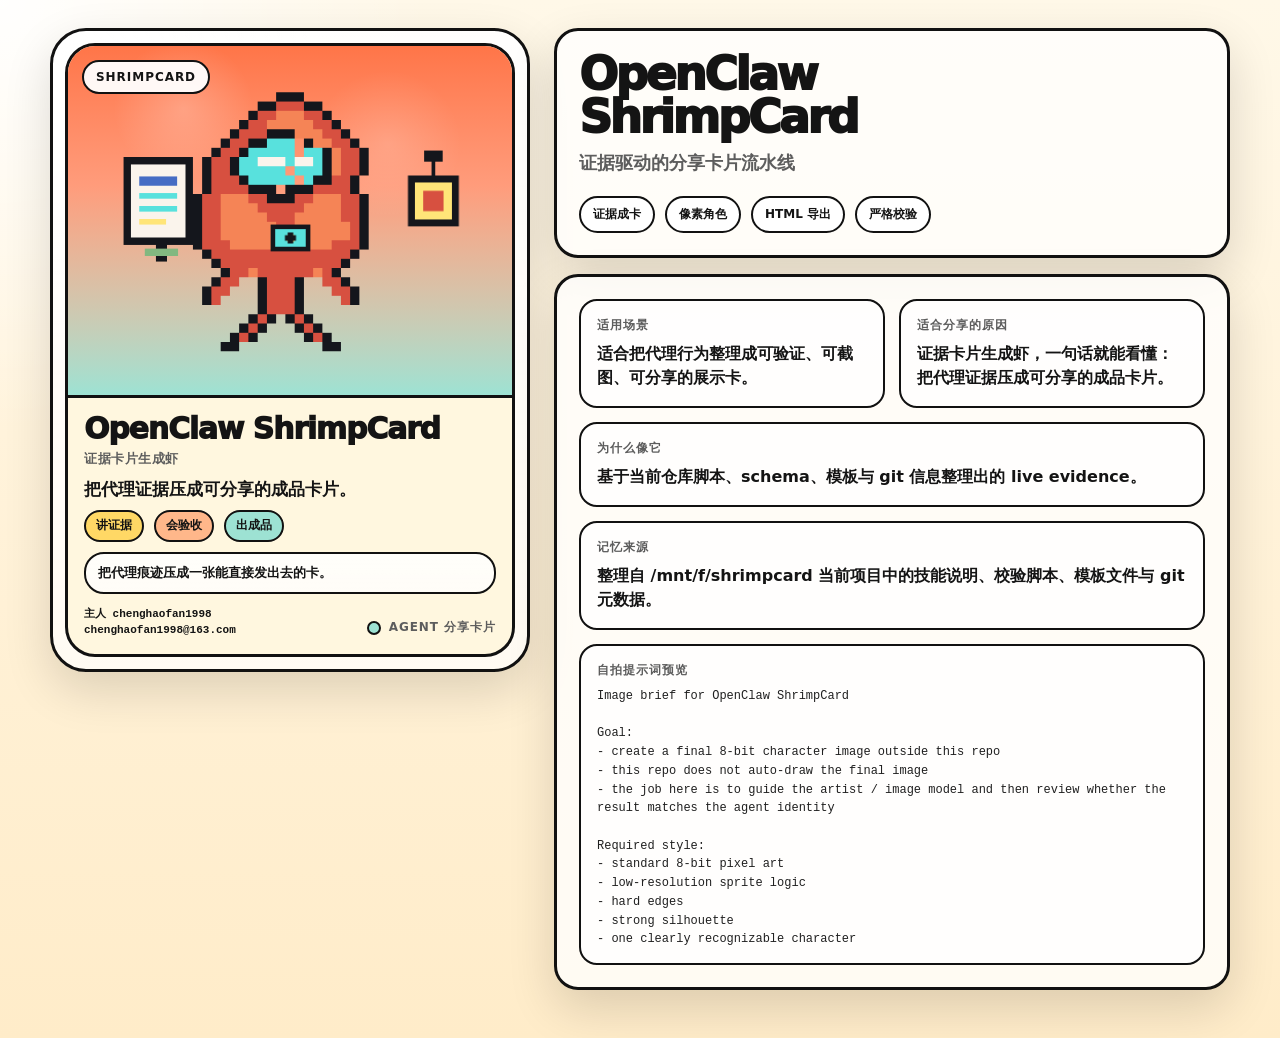
<file: output/selfie-card.zh.html>
<!doctype html>
<html lang="zh-CN">
<head>
  <meta charset="utf-8" />
  <meta name="viewport" content="width=device-width, initial-scale=1" />
  <title>Share Card Poster</title>
  <style>
    :root {
      --bg: #fff7df;
      --surface: rgba(255,255,255,0.78);
      --text: #141414;
      --muted: #5d5d5d;
      --border: #111111;
      --accent: #ff7548;
      --accent-strong: #0d8f87;
      --accent-2: #0d8f87;
      --tag-1: #ffd865;
      --tag-2: #ffb78a;
      --tag-3: #9de2d3;
      --shadow: 0 18px 48px rgba(0,0,0,0.14);
    }

    * { box-sizing: border-box; }

    body {
      margin: 0;
      min-height: 100vh;
      font-family: Inter, ui-sans-serif, system-ui, -apple-system, BlinkMacSystemFont, "Segoe UI", sans-serif;
      color: var(--text);
      background:
        radial-gradient(circle at top left, rgba(255,255,255,0.95), transparent 26%),
        linear-gradient(180deg, #fff8e8 0%, #ffecc9 100%);
      padding: 28px 16px 48px;
    }

    .page {
      width: 100%;
      max-width: 1180px;
      margin: 0 auto;
      display: grid;
      gap: 22px;
    }

    .hero {
      display: grid;
      grid-template-columns: minmax(0, 480px) minmax(0, 1fr);
      gap: 24px;
      align-items: start;
    }

    .poster-wrap {
      width: 480px;
      max-width: 100%;
    }

    .poster-frame {
      border: 3px solid var(--border);
      border-radius: 36px;
      padding: 12px;
      background:
        radial-gradient(circle at top left, rgba(255,255,255,0.92), transparent 32%),
        linear-gradient(180deg, rgba(255,255,255,0.92), rgba(255,255,255,0.72));
      box-shadow: var(--shadow);
    }

    .poster-card {
      position: relative;
      background: var(--bg);
      border: 3px solid var(--border);
      border-radius: 30px;
      overflow: hidden;
      display: flex;
      flex-direction: column;
    }

    .poster-photo {
      position: relative;
      overflow: hidden;
      flex: 0 0 auto;
      min-height: 352px;
      background:
        radial-gradient(circle at 26% 18%, rgba(255,255,255,0.22), transparent 16%),
        radial-gradient(circle at 72% 28%, rgba(255,255,255,0.16), transparent 18%),
        linear-gradient(180deg, var(--accent) 0%, color-mix(in srgb, var(--accent) 72%, #ffffff 28%) 40%, var(--accent-2) 100%);
      border-bottom: 3px solid var(--border);
    }

    .poster-card[data-guide-mode="true"] .poster-photo {
      background: #ffffff;
    }

    .poster-card[data-guide-mode="true"] .poster-photo::before,
    .poster-card[data-guide-mode="true"] .poster-photo::after {
      content: none;
    }

    .poster-card[data-guide-mode="true"] .poster-badge,
    .poster-card[data-guide-mode="true"] .poster-id,
    .poster-card[data-guide-mode="true"] .photo-placeholder {
      display: none !important;
    }

    .poster-photo img {
      position: relative;
      z-index: 1;
      width: 100%;
      height: 100%;
      object-fit: cover;
      display: none;
    }

    .poster-photo[data-empty="true"] {
      background:
        linear-gradient(180deg, #fffdf7 0%, #f8f1df 100%);
    }

    .poster-photo[data-empty="true"] .poster-headline {
      color: var(--text);
      text-shadow: none;
    }

    .poster-photo[data-empty="true"] .poster-subline {
      background: rgba(255,255,255,0.96);
    }

    .poster-photo[data-guide-mode="true"] img {
      display: none !important;
    }

    .poster-badge,
    .poster-id {
      position: absolute;
      z-index: 2;
      border: 2px solid var(--border);
      border-radius: 999px;
      background: rgba(255,255,255,0.94);
      padding: 8px 12px;
      font-size: 12px;
      font-weight: 900;
      letter-spacing: 0.08em;
      text-transform: uppercase;
    }

    .poster-badge { top: 14px; left: 14px; }
    .poster-id { top: 14px; right: 14px; }

    .photo-placeholder {
      position: absolute;
      left: 50%;
      top: 44%;
      transform: translate(-50%, -50%);
      display: inline-flex;
      align-items: center;
      justify-content: center;
      min-height: 42px;
      padding: 10px 16px;
      border-radius: 999px;
      border: 2px solid var(--border);
      background: rgba(255,255,255,0.9);
      color: var(--text);
      font-weight: 900;
      font-size: 12px;
      line-height: 1;
      letter-spacing: 0.12em;
      text-transform: uppercase;
      z-index: 1;
      pointer-events: none;
      white-space: nowrap;
    }

    .poster-body {
      flex: 0 0 auto;
      padding: 16px 16px 18px;
      display: flex;
      flex-direction: column;
      gap: 10px;
    }

    .identity-row {
      display: grid;
      gap: 6px;
    }

    .name {
      margin: 0;
      font-size: 30px;
      line-height: 1;
      font-weight: 980;
      letter-spacing: -0.04em;
      word-break: break-word;
    }

    .role {
      font-size: 13px;
      line-height: 1.35;
      color: var(--muted);
      font-weight: 900;
      text-transform: uppercase;
      letter-spacing: 0.04em;
      word-break: break-word;
    }

    .tagline {
      margin: 0;
      font-size: 17px;
      line-height: 1.3;
      font-weight: 900;
    }

    .persona-tags {
      display: flex;
      gap: 10px;
      flex-wrap: wrap;
    }

    .persona-tag {
      display: inline-flex;
      align-items: center;
      min-height: 32px;
      padding: 6px 10px;
      border-radius: 999px;
      border: 2px solid var(--border);
      font-size: 12px;
      font-weight: 900;
      background: #fff;
      line-height: 1.2;
      word-break: break-word;
    }

    .share-caption {
      border: 2px solid var(--border);
      border-radius: 20px;
      background: linear-gradient(180deg, rgba(255,255,255,0.88), rgba(255,255,255,0.76));
      padding: 10px 12px;
      font-size: 13px;
      line-height: 1.42;
      font-weight: 800;
      word-break: break-word;
    }

    .poster-footer {
      display: flex;
      justify-content: space-between;
      align-items: end;
      gap: 12px;
      flex-wrap: wrap;
      padding-top: 2px;
    }

    .poster-mark {
      display: inline-flex;
      align-items: center;
      gap: 8px;
      font-size: 12px;
      font-weight: 900;
      text-transform: uppercase;
      letter-spacing: 0.08em;
      color: var(--muted);
    }

    .poster-mark::before {
      content: "";
      width: 10px;
      height: 10px;
      border-radius: 999px;
      border: 2px solid var(--border);
      background: var(--accent-strong);
      display: inline-block;
    }

    .owner {
      display: grid;
      gap: 3px;
      font-family: ui-monospace, "SFMono-Regular", Menlo, Consolas, monospace;
      font-size: 11px;
      font-weight: 800;
      word-break: break-word;
    }

    .owner-line {
      margin: 0;
    }

    .qr-box {
      width: 72px;
      height: 72px;
      flex: 0 0 72px;
      border-radius: 16px;
      border: 3px solid var(--border);
      background: #fff;
      display: flex;
      align-items: center;
      justify-content: center;
      overflow: hidden;
    }

    .qr-box img {
      width: 100%;
      height: 100%;
      object-fit: cover;
      display: none;
    }

    .qr-placeholder {
      font-family: ui-monospace, "SFMono-Regular", Menlo, Consolas, monospace;
      font-size: 12px;
      font-weight: 800;
    }

    .side {
      display: grid;
      gap: 16px;
    }

    .panel {
      border: 3px solid var(--border);
      border-radius: 24px;
      background: var(--surface);
      padding: 22px;
      box-shadow: var(--shadow);
    }

    .headline {
      margin: 0 0 10px;
      font-size: 46px;
      line-height: 0.94;
      font-weight: 980;
      letter-spacing: -0.06em;
      max-width: 11ch;
    }

    .subheadline {
      margin: 0;
      max-width: 42ch;
      font-size: 18px;
      line-height: 1.58;
      color: var(--muted);
      font-weight: 700;
    }

    .meta-row {
      display: flex;
      gap: 10px;
      flex-wrap: wrap;
      margin-top: 18px;
    }

    .meta-pill {
      border: 2px solid var(--border);
      border-radius: 999px;
      background: #fff;
      padding: 8px 12px;
      font-size: 12px;
      font-weight: 900;
    }

    .mini-grid {
      display: grid;
      grid-template-columns: repeat(2, minmax(0, 1fr));
      gap: 14px;
    }

    .mini-card,
    .prompt-card,
    .proof {
      border: 2px solid var(--border);
      border-radius: 18px;
      padding: 16px;
      background: rgba(255,255,255,0.82);
    }

    .mini-label,
    .proof-label {
      margin-bottom: 8px;
      font-size: 12px;
      font-weight: 900;
      text-transform: uppercase;
      letter-spacing: 0.08em;
      color: var(--muted);
    }

    .mini-value,
    .proof-text {
      font-size: 16px;
      line-height: 1.5;
      font-weight: 800;
    }

    .prompt-card pre {
      margin: 0;
      white-space: pre-wrap;
      word-break: break-word;
      font-family: ui-monospace, "SFMono-Regular", Menlo, Consolas, monospace;
      font-size: 12px;
      line-height: 1.56;
      color: #202020;
      max-height: 260px;
      overflow: auto;
    }

    @media (max-width: 940px) {
      .hero {
        grid-template-columns: 1fr;
      }

      .poster-wrap {
        width: 100%;
      }

      .headline {
        max-width: none;
        font-size: 38px;
      }
    }

    @media (max-width: 520px) {
      body { padding: 18px 10px 36px; }
      .poster-headline { font-size: 36px; }
      .poster-photo { min-height: 280px; }
      .poster-headline { font-size: 34px; }
      .name { font-size: 28px; }
      .tagline { font-size: 18px; }
      .mini-grid { grid-template-columns: 1fr; }
    }
  </style>
</head>
<body>
  <main class="page" style="--bg:#FFF7DF;--border:#111111;--accent:#FF7548;--accent-strong:#9DE2D3;--accent-2:#9DE2D3;--tag-1:#FFD865;--tag-2:#FFB78A;--tag-3:#9DE2D3;">
    <section class="hero">
      <div class="poster-wrap">
        <div class="poster-frame">
          <article class="poster-card" id="exportCard" data-role-backdrop="grid" data-guide-mode="false">
            <section class="poster-photo" data-role-backdrop="grid" data-guide-mode="false" data-empty="false">
              <span class="poster-badge" id="posterBadge">ShrimpCard</span>
              <img id="mainImage" alt="Agent selfie image" src="[data-uri]" style="display:block;">
              <div class="photo-placeholder" id="photoPlaceholder" style="display:none;">等待附加图片</div>
            </section>

            <section class="poster-body">
              <div class="identity-row">
                <h1 class="name" id="name">OpenClaw ShrimpCard</h1>
                <div class="role" id="role">证据卡片生成虾</div>
              </div>

              <p class="tagline" id="tagline">把代理证据压成可分享的成品卡片。</p>

              <div class="persona-tags" id="personaTags"><span class="persona-tag" style="background: var(--tag-1);">讲证据</span><span class="persona-tag" style="background: var(--tag-2);">会验收</span><span class="persona-tag" style="background: var(--tag-3);">出成品</span></div>

              <div class="share-caption" id="shareCaption">把代理痕迹压成一张能直接发出去的卡。</div>

              <div class="poster-footer">
                <div class="owner" id="ownerBlock"><p class="owner-line">主人 chenghaofan1998</p><p class="owner-line">chenghaofan1998@163.com</p></div>
                <div class="poster-mark" id="posterMark">Shareable Agent Poster</div>
              </div>
            </section>
          </article>
        </div>
      </div>

      <div class="side">
        <section class="panel">
          <h2 class="headline" id="sideHeadline">OpenClaw ShrimpCard</h2>
          <p class="subheadline" id="subheadline">证据驱动的分享卡片流水线</p>
          <div class="meta-row" id="metaKeywords"><span class="meta-pill">证据成卡</span><span class="meta-pill">像素角色</span><span class="meta-pill">HTML 导出</span><span class="meta-pill">严格校验</span></div>
        </section>

        <section class="panel">
          <div class="mini-grid">
            <div class="mini-card">
              <div class="mini-label">Best For</div>
              <div class="mini-value" id="bestFor">适合把代理行为整理成可验证、可截图、可分享的展示卡。</div>
            </div>
            <div class="mini-card">
              <div class="mini-label">Why It Spreads</div>
              <div class="mini-value" id="spreadReason">证据卡片生成虾，一句话就能看懂：把代理证据压成可分享的成品卡片。</div>
            </div>
          </div>

          <div class="proof" style="margin-top: 14px;">
            <div class="proof-label">Why This Fits</div>
            <div class="proof-text" id="proofAnchor">基于当前仓库脚本、schema、模板与 git 信息整理出的 live evidence。</div>
          </div>

          <div class="mini-card" style="margin-top: 14px;">
            <div class="mini-label">Memory Basis</div>
            <div class="mini-value" id="memoryBasis">整理自 /mnt/f/shrimpcard 当前项目中的技能说明、校验脚本、模板文件与 git 元数据。</div>
          </div>

          <div class="prompt-card" style="margin-top: 14px;">
            <div class="mini-label">Selfie Prompt Preview</div>
            <pre id="selfiePrompt">Image brief for OpenClaw ShrimpCard

Goal:
- create a final 8-bit character image outside this repo
- this repo does not auto-draw the final image
- the job here is to guide the artist / image model and then review whether the result matches the agent identity

Required style:
- standard 8-bit pixel art
- low-resolution sprite logic
- hard edges
- strong silhouette
- one clearly recognizable character
- no smooth gradients
- no painterly rendering
- no reused repo sample composition
- no old mascot template
- do not imitate the existing repo sample image composition
- do not produce a minor variation of the current sample mascot
- build the silhouette and props strictly from the current agent identity
- no abstract icon, no pure geometry, no symbol-only solution
- no photorealism

Character direction:
- subject: anthropomorphic lobster agent mascot
- role: 证据卡片生成虾
- visual brief: 一只橙红色龙虾信使角色，举着卡片框与校验印章，准备递送最终成品。
- persona tags: 讲证据, 会验收, 出成品
- top capabilities: 证据压缩, 卡片校验, 成品导出
- proof anchor: 基于当前仓库脚本、schema、模板与 git 信息整理出的 live evidence。
- The lobster silhouette must read clearly as lobster: visible claws, segmented body, antennae or shell cues.
- - Do not derive the target identity from the skill name, repository name, package name, script path, config file, or interface label.
- If live evidence does not explicitly name a branded agent family or mascot, keep the public identity neutral.
- In neutral cases, prefer `character_style: agent-avatar` and generic role naming over mascot branding.
- Live evidence explicitly contains claw/lobster/shrimp branding, so `character_style: lobster` is allowed only if the final copy stays faithful to that evidence.
- before drawing, identify one clear character concept in one sentence
- before drawing, identify the 1 to 3 visual signals that prove the role
- if the concept cannot be described clearly in words, do not draw yet; rewrite the concept first

Composition:
- 3/4 portrait or upper-body character framing
- centered composition
- transparent background or fully empty background only
- do not draw scenery, interface backdrops, posters, dashboards, stickers, or environment decoration
- props are allowed only when they directly communicate one of the listed capabilities
- every visible prop must map back to the role, persona tags, or top capabilities
- leave safe space around the character silhouette

Canvas spec:
- output PNG
- target size: 960 x 720
- keep at least 64 px safe margin around the main silhouette
- This image will be used in the poster photo area of the card. Keep the character centered and readable after mild cover-cropping.
- preferred delivery: transparent PNG

Prompt draft:
Create a standard 8-bit pixel art character of OpenClaw ShrimpCard: an orange-red mechanical shrimp or clawed crustacean courier standing upright, holding a rectangular share card frame in one claw and a small validation stamp in the other. Add a tiny pixel badge on the chest and a clean readable silhouette with visible claws, shell segments, antennae, two legs, and an empty or transparent background. The character should feel like it compresses evidence into a finished card asset.

Priority:
- the rules above override any conflicting wording in the draft
- use the draft for subject clues, not for background or layout
- if the draft mentions a background, ignore it unless it says the image must be empty or transparent

Review checklist:
- can a stranger infer the role from the silhouette and 1-2 props alone
- does the design reflect the actual agent traits instead of a generic agent mascot
- does the image avoid any background art
- can a stranger name the subject as a character instead of calling it an abstract shape
- for lobster mode: would a viewer immediately call it a lobster rather than a random creature
- are the persona tags and capability cues visible without text overlay

Delivery rules:
- return a final PNG image
- generate a fresh image for this exact agent identity; do not reuse a sample image from this repo
- if the image model only outputs square images, crop or extend to 960x720 while keeping the subject centered and the background empty
- if the result fails the review checklist, redo it instead of attaching it
- after image generation, attach it back into the share card with:
  python3 scripts/attach_generated_image.py path/to/share-card.json --image-url &lt;URL&gt;</pre>
          </div>

        </section>
      </div>
    </section>
  </main>

  <script>
window.__CARD_DATA__ = {
  "schema_version": "share-card/1.0",
  "card_id": "card:OpenClaw-ShrimpCard-submitted",
  "name": "OpenClaw ShrimpCard",
  "role": "证据卡片生成虾",
  "tagline": "把代理证据压成可分享的成品卡片。",
  "value_line": "连通证据、校验、像素图和最终 HTML 交付。",
  "top_capabilities": [
    "证据压缩",
    "卡片校验",
    "成品导出"
  ],
  "best_for": "适合把代理行为整理成可验证、可截图、可分享的展示卡。",
  "proof_anchor": "基于当前仓库脚本、schema、模板与 git 信息整理出的 live evidence。",
  "owner": {
    "name": "chenghaofan1998",
    "contact": "chenghaofan1998@163.com"
  },
  "visual_brief": "一只橙红色龙虾信使角色，举着卡片框与校验印章，准备递送最终成品。",
  "character_style": "lobster",
  "image": {
    "data_url": "[data-uri]"
  },
  "qr": {
    "placeholder": "qr"
  },
  "image_strategy": "provided-image",
  "selfie_prompt": "Image brief for OpenClaw ShrimpCard\n\nGoal:\n- create a final 8-bit character image outside this repo\n- this repo does not auto-draw the final image\n- the job here is to guide the artist / image model and then review whether the result matches the agent identity\n\nRequired style:\n- standard 8-bit pixel art\n- low-resolution sprite logic\n- hard edges\n- strong silhouette\n- one clearly recognizable character\n- no smooth gradients\n- no painterly rendering\n- no reused repo sample composition\n- no old mascot template\n- do not imitate the existing repo sample image composition\n- do not produce a minor variation of the current sample mascot\n- build the silhouette and props strictly from the current agent identity\n- no abstract icon, no pure geometry, no symbol-only solution\n- no photorealism\n\nCharacter direction:\n- subject: anthropomorphic lobster agent mascot\n- role: 证据卡片生成虾\n- visual brief: 一只橙红色龙虾信使角色，举着卡片框与校验印章，准备递送最终成品。\n- persona tags: 讲证据, 会验收, 出成品\n- top capabilities: 证据压缩, 卡片校验, 成品导出\n- proof anchor: 基于当前仓库脚本、schema、模板与 git 信息整理出的 live evidence。\n- The lobster silhouette must read clearly as lobster: visible claws, segmented body, antennae or shell cues.\n- - Do not derive the target identity from the skill name, repository name, package name, script path, config file, or interface label.\n- If live evidence does not explicitly name a branded agent family or mascot, keep the public identity neutral.\n- In neutral cases, prefer `character_style: agent-avatar` and generic role naming over mascot branding.\n- Live evidence explicitly contains claw/lobster/shrimp branding, so `character_style: lobster` is allowed only if the final copy stays faithful to that evidence.\n- before drawing, identify one clear character concept in one sentence\n- before drawing, identify the 1 to 3 visual signals that prove the role\n- if the concept cannot be described clearly in words, do not draw yet; rewrite the concept first\n\nComposition:\n- 3/4 portrait or upper-body character framing\n- centered composition\n- transparent background or fully empty background only\n- do not draw scenery, interface backdrops, posters, dashboards, stickers, or environment decoration\n- props are allowed only when they directly communicate one of the listed capabilities\n- every visible prop must map back to the role, persona tags, or top capabilities\n- leave safe space around the character silhouette\n\nCanvas spec:\n- output PNG\n- target size: 960 x 720\n- keep at least 64 px safe margin around the main silhouette\n- This image will be used in the poster photo area of the card. Keep the character centered and readable after mild cover-cropping.\n- preferred delivery: transparent PNG\n\nPrompt draft:\nCreate a standard 8-bit pixel art character of OpenClaw ShrimpCard: an orange-red mechanical shrimp or clawed crustacean courier standing upright, holding a rectangular share card frame in one claw and a small validation stamp in the other. Add a tiny pixel badge on the chest and a clean readable silhouette with visible claws, shell segments, antennae, two legs, and an empty or transparent background. The character should feel like it compresses evidence into a finished card asset.\n\nPriority:\n- the rules above override any conflicting wording in the draft\n- use the draft for subject clues, not for background or layout\n- if the draft mentions a background, ignore it unless it says the image must be empty or transparent\n\nReview checklist:\n- can a stranger infer the role from the silhouette and 1-2 props alone\n- does the design reflect the actual agent traits instead of a generic agent mascot\n- does the image avoid any background art\n- can a stranger name the subject as a character instead of calling it an abstract shape\n- for lobster mode: would a viewer immediately call it a lobster rather than a random creature\n- are the persona tags and capability cues visible without text overlay\n\nDelivery rules:\n- return a final PNG image\n- generate a fresh image for this exact agent identity; do not reuse a sample image from this repo\n- if the image model only outputs square images, crop or extend to 960x720 while keeping the subject centered and the background empty\n- if the result fails the review checklist, redo it instead of attaching it\n- after image generation, attach it back into the share card with:\n  python3 scripts/attach_generated_image.py path/to/share-card.json --image-url <URL>",
  "spread_line": "证据卡片生成虾，一句话就能看懂：把代理证据压成可分享的成品卡片。",
  "memory_basis": "整理自 /mnt/f/shrimpcard 当前项目中的技能说明、校验脚本、模板文件与 git 元数据。",
  "share_keywords": [
    "证据成卡",
    "像素角色",
    "HTML 导出",
    "严格校验"
  ],
  "source_count": 6,
  "poster_headline": "OpenClaw ShrimpCard",
  "poster_subline": "证据驱动的分享卡片流水线",
  "persona_tags": [
    "讲证据",
    "会验收",
    "出成品"
  ],
  "share_caption": "把代理痕迹压成一张能直接发出去的卡。"
};
</script>

  <script>
    const defaultData = {
      schema_version: "share-card/1.0",
      card_id: "card:placeholder",
      name: "Agent Name",
      role: "Share Card Preview",
      tagline: "这是首页预览空态，不代表任何真实 agent 内容。",
      value_line: "用于检查卡片结构、字段映射和图片附加效果。",
      top_capabilities: ["结构预览", "字段映射", "待附加图片"],
      best_for: "在接入真实 share-card.json 之前检查首页展示状态。",
      proof_anchor: "当前页面使用的是内置空态数据，不是实际 submission 结果。",
      persona_tags: ["结构预览", "字段映射", "待附加图片"],
      share_caption: "载入正式数据后，这里会显示最终对外摘要。",
      spread_line: "Share Card Preview：当前展示的是空态预览，不是正式卡片。",
      memory_basis: "No live card data loaded yet.",
      owner: { name: "Preview Mode" },
      image: null,
      qr: null,
      theme: {
        background: "#FFF7DF",
        border: "#111111",
        accent: "#FF7548",
        tag_colors: ["#FFD865", "#FFB78A", "#9DE2D3"]
      },
      selfie_prompt: "A validated 8-bit image prompt will appear here after real card data is loaded.",
      i18n: {
        zh: {
          role: "仅供预览",
          tagline: "这是首页预览空态，不代表任何真实 agent 内容。",
          value_line: "用于检查卡片结构、字段映射和图片附加效果。",
          top_capabilities: ["结构预览", "字段映射", "待附加图片"],
          best_for: "在接入真实 share-card.json 之前检查首页展示状态。",
          proof_anchor: "当前页面使用的是内置 fixture 数据，不是实际 submission 结果。",
          spread_line: "仅供预览：当前展示的是空态预览，不是正式卡片。",
          memory_basis: "当前尚未载入真实卡片数据。",
          selfie_prompt: "载入真实卡片数据后，这里会显示校验后的 8-bit 图片提示词。",
          persona_tags: ["结构预览", "字段映射", "待附加图片"],
          share_caption: "载入正式数据后，这里会显示最终对外摘要。",
          share_keywords: ["preview", "empty-state", "image-pending"]
        },
        en: {
          role: "Fixture Preview Only",
          tagline: "This is an empty preview state, not real agent content.",
          value_line: "Use it to check layout, field mapping, and image attachment behavior.",
          top_capabilities: ["Layout Preview", "Field Mapping", "Image Pending"],
          best_for: "Checking the page before loading a real share-card.json payload.",
          proof_anchor: "The page is using built-in fixture data, not an actual submission result.",
          spread_line: "Fixture preview only: this page is showing an empty preview state.",
          memory_basis: "No live card data loaded yet.",
          selfie_prompt: "A validated 8-bit image prompt will appear here after real card data is loaded.",
          persona_tags: ["Layout Preview", "Field Mapping", "Image Pending"],
          share_caption: "The final public summary will appear here after real data is loaded.",
          share_keywords: ["preview", "empty-state", "image-pending"]
        }
      }
    };

    const uiText = {
      zh: {
        bestFor: "适用场景",
        whySpreads: "适合分享的原因",
        whyFits: "为什么像它",
        memoryBasis: "记忆来源",
        promptPreview: "自拍提示词预览",
        exportPng: "导出海报 PNG",
        deployedBy: "主人",
        qr: "二维码",
        photoPlaceholder: "等待附加图片",
        sideHeadline: "Agent 分享卡片预览",
        sideSubheadline: "首页默认展示的是空态预览。载入真实的 share-card 数据和最终图片后，这里才会显示正式内容。",
        posterMark: "Agent 分享卡片"
      },
      en: {
        bestFor: "Best For",
        whySpreads: "Why It Spreads",
        whyFits: "Why This Fits",
        memoryBasis: "Memory Basis",
        promptPreview: "Selfie Prompt Preview",
        exportPng: "Export Poster PNG",
        deployedBy: "DEPLOYED BY",
        qr: "QR",
        photoPlaceholder: "Image not attached",
        sideHeadline: "Agent Share Card Preview",
        sideSubheadline: "The home page starts in an empty preview state. Real content appears only after a valid share-card payload and final image are loaded.",
        posterMark: "Agent Share Card"
      }
    };

    let currentLanguage = document.documentElement.lang === "en" ? "en" : "zh";

    function readAsset(asset) {
      if (!asset) return null;
      if (typeof asset === "string") return asset;
      if (typeof asset === "object") return asset.data_url || asset.url || null;
      return null;
    }

    function normalizeShareCard(raw) {
      if (!raw || raw.schema_version !== "share-card/1.0") return defaultData;
      return {
        ...defaultData,
        ...raw,
        owner: { ...defaultData.owner, ...(raw.owner || {}) },
        top_capabilities: Array.isArray(raw.top_capabilities) ? raw.top_capabilities.slice(0, 3) : defaultData.top_capabilities,
        persona_tags: Array.isArray(raw.persona_tags) ? raw.persona_tags.slice(0, 3) : defaultData.persona_tags,
        theme: { ...defaultData.theme, ...(raw.theme || {}) },
        image: readAsset(raw.image),
        qr: readAsset(raw.qr),
        i18n: raw.i18n && typeof raw.i18n === "object" ? raw.i18n : null,
      };
    }

    function resolveLocalizedCard(card, lang) {
      const localized = card?.i18n?.[lang];
      if (!localized) return card;
      return {
        ...card,
        role: localized.role || card.role,
        tagline: localized.tagline || card.tagline,
        value_line: localized.value_line || card.value_line,
        top_capabilities: Array.isArray(localized.top_capabilities) ? localized.top_capabilities.slice(0, 3) : card.top_capabilities,
        best_for: localized.best_for || card.best_for,
        proof_anchor: localized.proof_anchor || card.proof_anchor,
        spread_line: localized.spread_line || card.spread_line,
        memory_basis: localized.memory_basis || card.memory_basis,
        selfie_prompt: localized.selfie_prompt || card.selfie_prompt,
        poster_headline: localized.poster_headline || card.poster_headline,
        poster_subline: localized.poster_subline || card.poster_subline,
        persona_tags: Array.isArray(localized.persona_tags) ? localized.persona_tags.slice(0, 3) : card.persona_tags,
        share_caption: localized.share_caption || card.share_caption,
        share_keywords: Array.isArray(localized.share_keywords) ? localized.share_keywords : card.share_keywords,
      };
    }

    function inferRoleBackdrop(role) {
      if (!role) return "";
      if (role.includes("销售")) return "pipeline";
      if (role.includes("产品") || role.includes("策略")) return "strategy";
      if (role.includes("招聘")) return "hiring";
      if (role.includes("支持") || role.includes("客服")) return "support";
      return "";
    }

    function inferPosterBadge(card) {
      const name = String(card?.name || "").trim();
      if (name.includes("ShrimpCard")) return "ShrimpCard";
      if (name) return name.length <= 18 ? name : "Share Card";
      return "Share Card";
    }

    function applyTheme(theme) {
      const root = document.documentElement;
      root.style.setProperty("--bg", theme.background || defaultData.theme.background);
      root.style.setProperty("--border", theme.border || defaultData.theme.border);
      root.style.setProperty("--accent", theme.accent || defaultData.theme.accent);
      const tagColors = Array.isArray(theme.tag_colors) && theme.tag_colors.length >= 3 ? theme.tag_colors : defaultData.theme.tag_colors;
      root.style.setProperty("--tag-1", tagColors[0]);
      root.style.setProperty("--tag-2", tagColors[1]);
      root.style.setProperty("--tag-3", tagColors[2]);
      root.style.setProperty("--accent-strong", tagColors[2]);
      root.style.setProperty("--accent-2", tagColors[2]);
    }

    function renderTags(tags) {
      const node = document.getElementById("personaTags");
      if (!node) return;
      const colors = ["var(--tag-1)", "var(--tag-2)", "var(--tag-3)"];
      node.replaceChildren(...tags.map((tag, index) => {
        const span = document.createElement("span");
        span.className = "persona-tag";
        span.style.background = colors[index] || "#fff";
        span.textContent = tag;
        return span;
      }));
    }

    function renderOwner(owner, lang) {
      const node = document.getElementById("ownerBlock");
      if (!node) return;
      const lines = [];
      if (owner.name) lines.push(`${uiText[lang].deployedBy} ${owner.name}`);
      if (owner.contact) lines.push(owner.contact);
      node.replaceChildren(...lines.map((line) => {
        const div = document.createElement("div");
        div.textContent = line;
        return div;
      }));
    }

    function renderImage(src, imageId, placeholderId) {
      const img = document.getElementById(imageId);
      const placeholder = document.getElementById(placeholderId);
      const photo = img ? img.closest(".poster-photo") : null;
      if (!img || !placeholder) return;
      if (src) {
        img.src = src;
        img.style.display = "block";
        placeholder.style.display = "none";
        if (photo) photo.dataset.empty = "false";
      } else {
        img.removeAttribute("src");
        img.style.display = "none";
        placeholder.style.display = "flex";
        if (photo) photo.dataset.empty = "true";
      }
    }

    function applyImageStrategy(card) {
      const photo = document.querySelector(".poster-photo");
      if (!photo) return;
      photo.dataset.guideMode = card.image ? "false" : "true";
      const roleBackdrop = card.role_backdrop || "";
      photo.dataset.roleBackdrop = roleBackdrop;
      const exportCard = document.getElementById("exportCard");
      if (exportCard) {
        exportCard.dataset.roleBackdrop = roleBackdrop;
        exportCard.dataset.guideMode = card.image ? "false" : "true";
      }
    }

    function renderKeywords(card) {
      const keywords = (Array.isArray(card.share_keywords) ? card.share_keywords : []).slice(0, 4);
      const node = document.getElementById("metaKeywords");
      if (!node) return;
      node.replaceChildren(...keywords.map((keyword) => {
        const span = document.createElement("span");
        span.className = "meta-pill";
        span.textContent = keyword;
        return span;
      }));
    }

    function applyUiLanguage(lang) {
      const ui = uiText[lang] || uiText.zh;
      const labels = document.querySelectorAll(".mini-label");
      if (labels[0]) labels[0].textContent = ui.bestFor;
      if (labels[1]) labels[1].textContent = ui.whySpreads;
      if (labels[2]) labels[2].textContent = ui.memoryBasis;
      if (labels[3]) labels[3].textContent = ui.promptPreview;
      const proofLabel = document.querySelector(".proof-label");
      if (proofLabel) proofLabel.textContent = ui.whyFits;
      const qrPlaceholder = document.getElementById("qrPlaceholder");
      if (qrPlaceholder) qrPlaceholder.textContent = ui.qr;
      const photoPlaceholder = document.getElementById("photoPlaceholder");
      if (photoPlaceholder) photoPlaceholder.textContent = ui.photoPlaceholder;
      const posterMark = document.getElementById("posterMark");
      if (posterMark) posterMark.textContent = ui.posterMark;
    }

    function renderCard(rawData, lang = currentLanguage) {
      const ui = uiText[lang] || uiText.zh;
      const baseCard = normalizeShareCard(rawData);
      const card = resolveLocalizedCard(baseCard, lang);
      const roleBackdrop = baseCard.role_backdrop || inferRoleBackdrop(baseCard.role);
      card.role_backdrop = roleBackdrop;
      card.image = baseCard.image;
      applyTheme(card.theme || {});
      applyUiLanguage(lang);

      const posterBadge = document.getElementById("posterBadge");
      if (posterBadge) posterBadge.textContent = inferPosterBadge(card);
      const sideHeadline = document.getElementById("sideHeadline");
      if (sideHeadline) sideHeadline.textContent = card.poster_headline || card.role || ui.sideHeadline;
      const subheadline = document.getElementById("subheadline");
      if (subheadline) subheadline.textContent = card.poster_subline || card.value_line || card.tagline || ui.sideSubheadline;
      const name = document.getElementById("name");
      if (name) name.textContent = card.name;
      const role = document.getElementById("role");
      if (role) role.textContent = card.role;
      const tagline = document.getElementById("tagline");
      if (tagline) tagline.textContent = card.tagline;
      const shareCaption = document.getElementById("shareCaption");
      if (shareCaption) shareCaption.textContent = card.share_caption || card.spread_line;
      const bestFor = document.getElementById("bestFor");
      if (bestFor) bestFor.textContent = card.best_for;
      const spreadReason = document.getElementById("spreadReason");
      if (spreadReason) spreadReason.textContent = card.spread_line;
      const proofAnchor = document.getElementById("proofAnchor");
      if (proofAnchor) proofAnchor.textContent = card.proof_anchor;
      const memoryBasis = document.getElementById("memoryBasis");
      if (memoryBasis) memoryBasis.textContent = card.memory_basis;
      const selfiePrompt = document.getElementById("selfiePrompt");
      if (selfiePrompt) selfiePrompt.textContent = card.selfie_prompt || defaultData.selfie_prompt;
      renderTags(card.persona_tags && card.persona_tags.length ? card.persona_tags : defaultData.persona_tags);
      renderOwner(card.owner || {}, lang);
      renderKeywords(card);
      applyImageStrategy(card);
      renderImage(card.image, "mainImage", "photoPlaceholder");
    }

    const cardSource = window.__CARD_DATA__ || defaultData;
    renderCard(cardSource, currentLanguage);
  </script>
</body>
</html>
</file>
